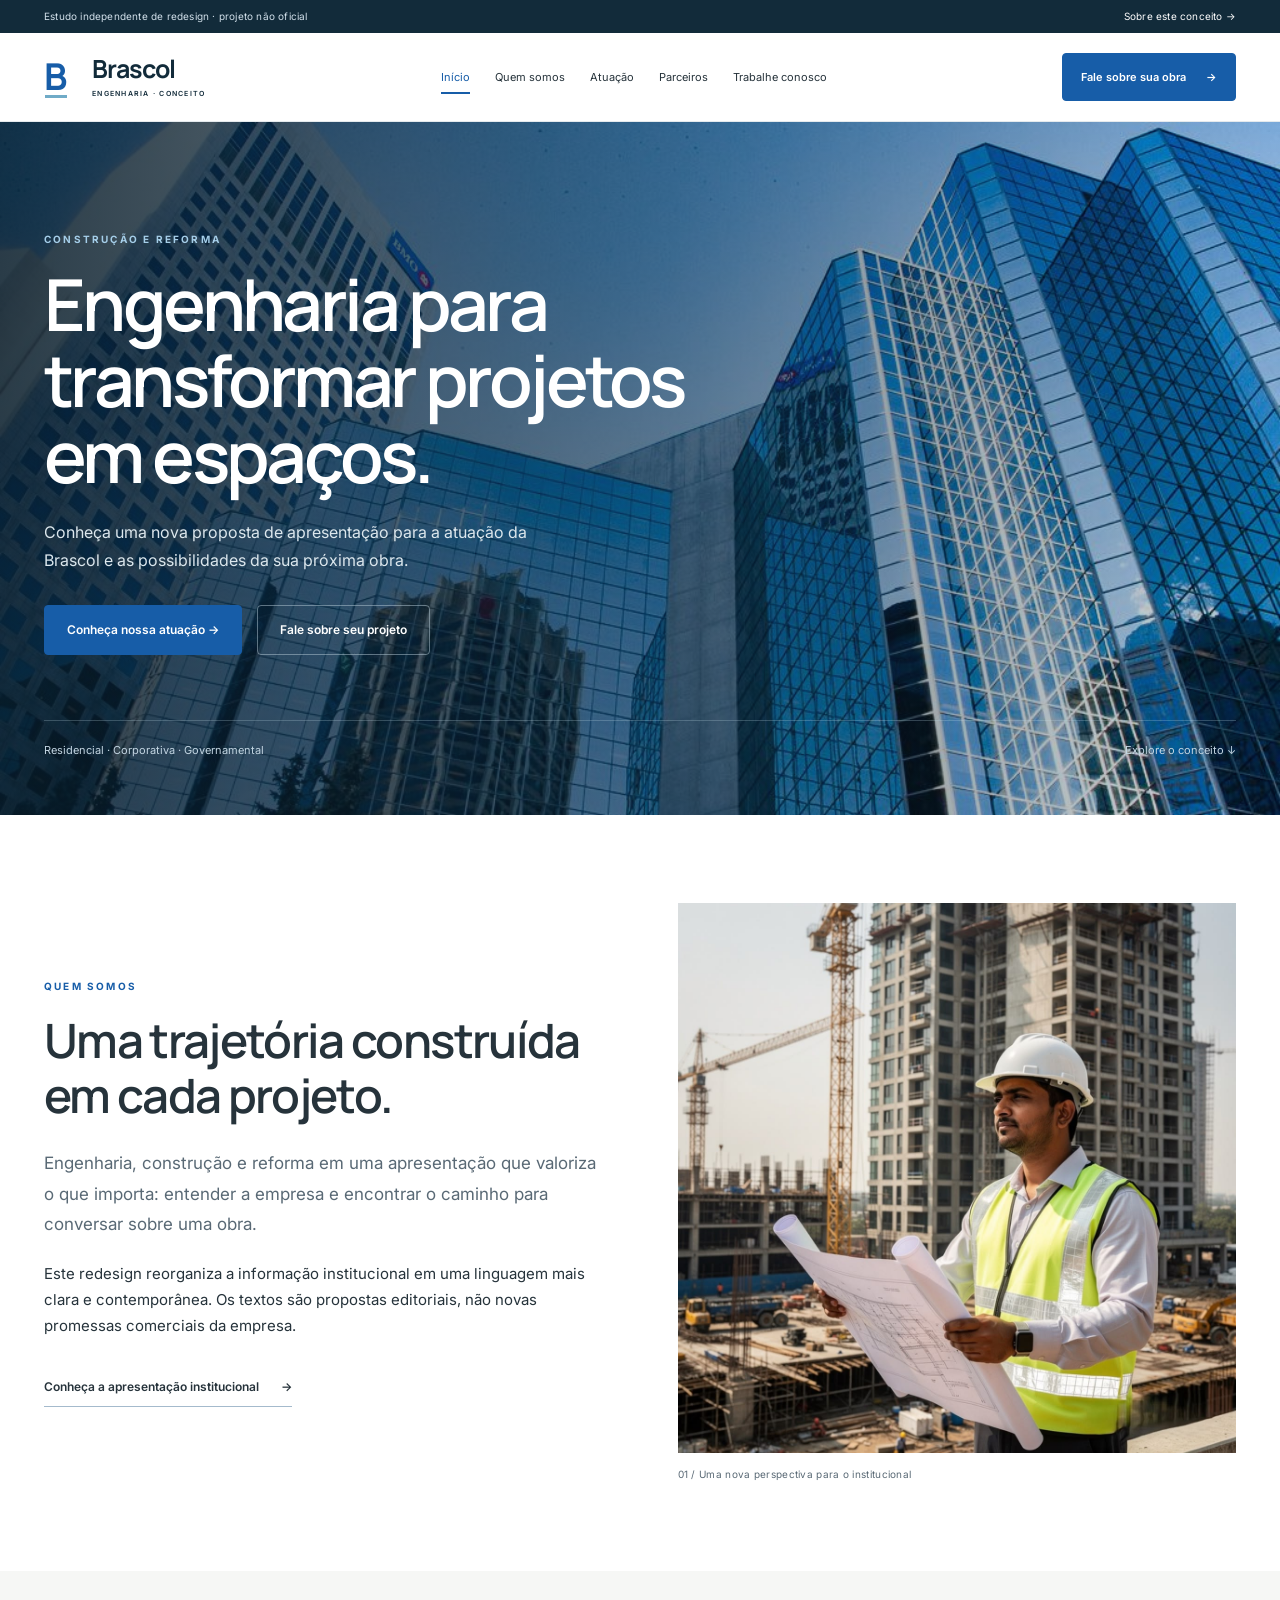
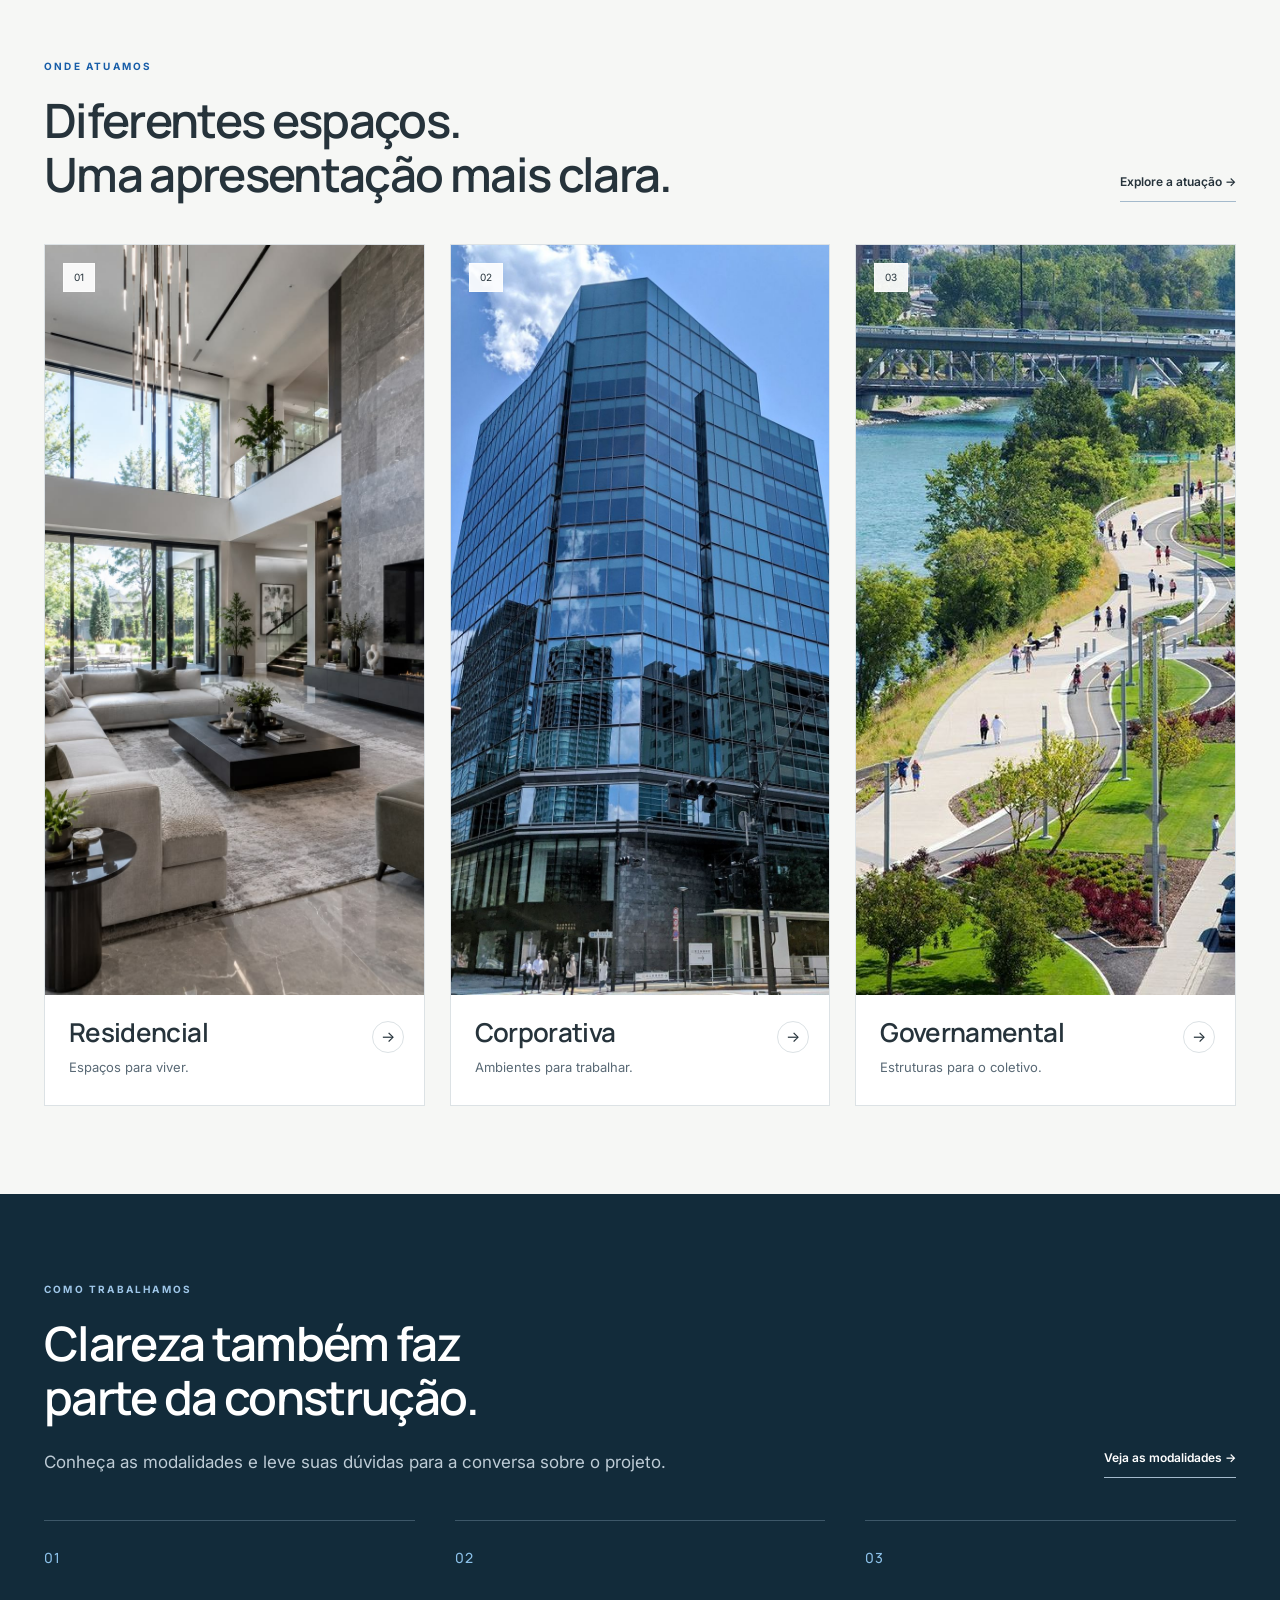
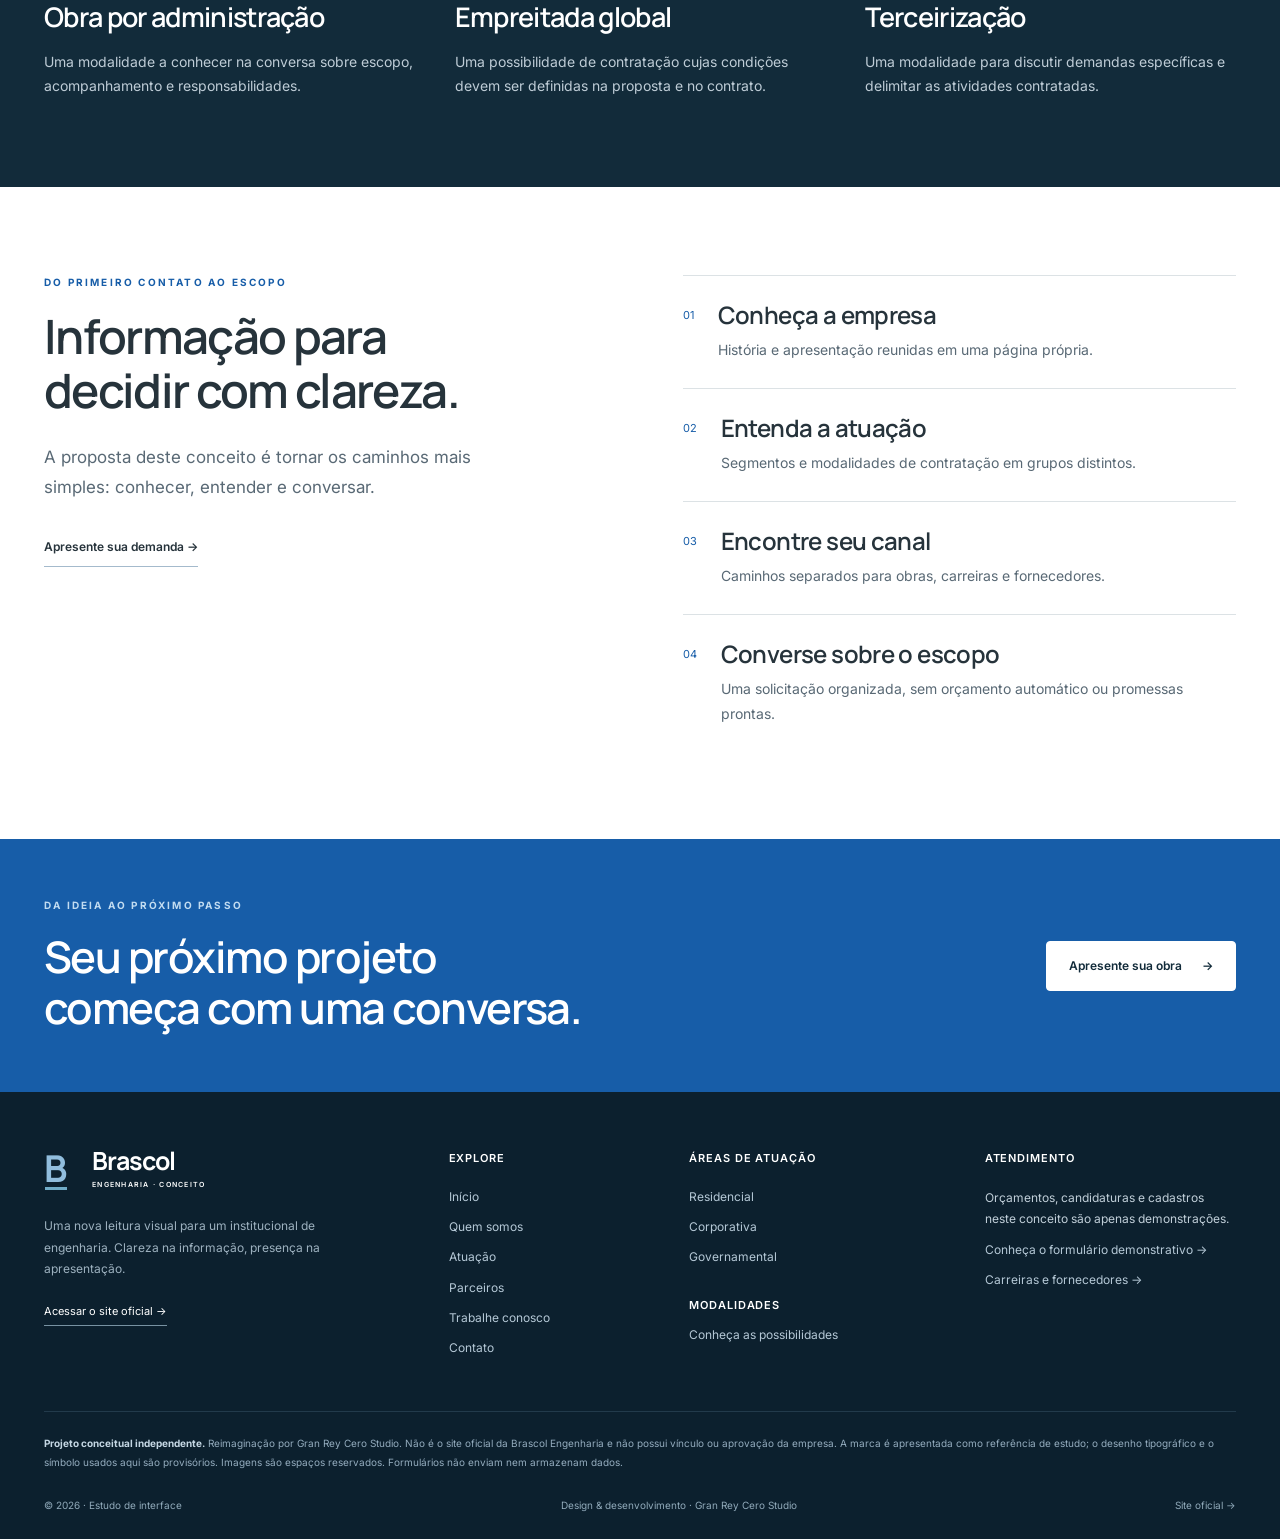
<file: index.html>
<!doctype html>
<html lang="pt-BR"><head><meta charset="utf-8"><meta name="viewport" content="width=device-width,initial-scale=1"><meta name="theme-color" content="#122B3A"><meta name="robots" content="noindex,nofollow"><meta name="description" content="Reimaginação independente da interface institucional da Brascol Engenharia."><title>Início — Brascol | Redesign conceitual</title><link rel="icon" href="src/favicon.svg" type="image/svg+xml"><link rel="preconnect" href="https://fonts.googleapis.com"><link rel="preconnect" href="https://fonts.gstatic.com" crossorigin><link href="https://fonts.googleapis.com/css2?family=Inter:wght@400;500;600;700&family=Manrope:wght@400;500;600;700;800&display=swap" rel="stylesheet"><link rel="stylesheet" href="style.css"><script src="script.js" defer></script></head><body><a class="skip-link" href="#conteudo">Pular para o conteúdo</a><div class="concept-bar"><div class="container"><span>Estudo independente de redesign · projeto não oficial</span><a href="#nota-conceitual">Sobre este conceito <span aria-hidden="true">→</span></a></div></div><header class="site-header"><div class="container nav-row"><a class="brand" href="index.html" aria-label="Brascol — conceito, início"><span class="brand-sign" aria-hidden="true">B<span></span></span><span class="brand-text">Brascol<small>ENGENHARIA · CONCEITO</small></span></a><button class="menu-toggle" type="button" aria-expanded="false" aria-controls="navigation" aria-label="Abrir menu"><span></span><span></span><span></span></button><nav id="navigation" aria-label="Principal"><a href="index.html" aria-current="page">Início</a><a href="quem-somos.html">Quem somos</a><a href="atuacao.html">Atuação</a><a href="parceiros.html">Parceiros</a><a href="trabalhe-conosco.html">Trabalhe conosco</a><a class="mobile-contact" href="contato.html">Fale sobre sua obra →</a></nav><a class="button nav-cta" href="contato.html" >Fale sobre sua obra <span aria-hidden="true">→</span></a></div></header><main id="conteudo"><section class="hero"><picture><img src="src/banner-bras.jpg" width="1920" height="1000" alt="Espaço reservado para fotografia de arquitetura" fetchpriority="high"></picture><div class="hero-shade"></div><div class="container hero-content"><p class="eyebrow" data-reveal>CONSTRUÇÃO E REFORMA</p><h1 data-reveal>Engenharia para<br>transformar projetos<br>em espaços.</h1><p class="hero-lead" data-reveal>Conheça uma nova proposta de apresentação para a atuação da Brascol e as possibilidades da sua próxima obra.</p><div class="hero-actions" data-reveal><a class="button" href="atuacao.html">Conheça nossa atuação →</a><a class="button button-outline" href="contato.html">Fale sobre seu projeto</a></div><div class="hero-bottom"><span>Residencial · Corporativa · Governamental</span><a href="#apresentacao">Explore o conceito ↓</a></div></div></section>
<section class="section container intro-grid" id="apresentacao"><div data-reveal><p class="eyebrow">QUEM SOMOS</p><h2>Uma trajetória construída<br>em cada projeto.</h2><p class="lead">Engenharia, construção e reforma em uma apresentação que valoriza o que importa: entender a empresa e encontrar o caminho para conversar sobre uma obra.</p><p>Este redesign reorganiza a informação institucional em uma linguagem mais clara e contemporânea. Os textos são propostas editoriais, não novas promessas comerciais da empresa.</p><a class="text-link" href="quem-somos.html">Conheça a apresentação institucional <span>→</span></a></div><figure class="intro-photo" data-reveal><img src="src/eng1.jpg" width="1100" height="950" alt="Espaço reservado para fotografia institucional" loading="lazy"><figcaption>01 / Uma nova perspectiva para o institucional</figcaption></figure></section>
<section class="section section-soft"><div class="container"><div class="section-head"><div class="section-title" data-reveal><p class="eyebrow">ONDE ATUAMOS</p><h2>Diferentes espaços.<br>Uma apresentação mais clara.</h2></div><a class="text-link" href="atuacao.html">Explore a atuação →</a></div><div class="sector-grid" data-stagger><article class="sector-card" data-reveal><a href="atuacao.html#residencial"><div class="card-photo"><img src="src/lux-house.jpg" width="1000" height="750" alt="Espaço reservado para imagem de atuação residencial" loading="lazy"><span>01</span></div><div class="sector-copy"><h3>Residencial</h3><p>Espaços para viver.</p><span class="round-arrow" aria-hidden="true">→</span></div></a></article><article class="sector-card" data-reveal><a href="atuacao.html#corporativo"><div class="card-photo"><img src="src/corp.jpg" width="1000" height="750" alt="Espaço reservado para imagem de atuação corporativa" loading="lazy"><span>02</span></div><div class="sector-copy"><h3>Corporativa</h3><p>Ambientes para trabalhar.</p><span class="round-arrow" aria-hidden="true">→</span></div></a></article><article class="sector-card" data-reveal><a href="atuacao.html#governamental"><div class="card-photo"><img src="src/gorver.jpg" width="1000" height="750" alt="Espaço reservado para imagem de atuação governamental" loading="lazy"><span>03</span></div><div class="sector-copy"><h3>Governamental</h3><p>Estruturas para o coletivo.</p><span class="round-arrow" aria-hidden="true">→</span></div></a></article></div></div></section><section class="section section-dark"><div class="container"><div class="section-head"><div class="section-title" data-reveal><p class="eyebrow">COMO TRABALHAMOS</p><h2>Clareza também faz<br>parte da construção.</h2><p class="lead">Conheça as modalidades e leve suas dúvidas para a conversa sobre o projeto.</p></div><a class="text-link" href="atuacao.html#modalidades">Veja as modalidades →</a></div><div class="mode-grid" data-stagger><article class="mode" data-reveal><span class="number">01</span><h3>Obra por administração</h3><p>Uma modalidade a conhecer na conversa sobre escopo, acompanhamento e responsabilidades.</p></article><article class="mode" data-reveal><span class="number">02</span><h3>Empreitada global</h3><p>Uma possibilidade de contratação cujas condições devem ser definidas na proposta e no contrato.</p></article><article class="mode" data-reveal><span class="number">03</span><h3>Terceirização</h3><p>Uma modalidade para discutir demandas específicas e delimitar as atividades contratadas.</p></article></div></div></section><section class="section container"><div class="difference-grid"><div data-reveal><p class="eyebrow">DO PRIMEIRO CONTATO AO ESCOPO</p><h2>Informação para<br>decidir com clareza.</h2><p class="lead">A proposta deste conceito é tornar os caminhos mais simples: conhecer, entender e conversar.</p><a class="text-link" href="contato.html">Apresente sua demanda →</a></div><div class="difference-list" data-stagger><article data-reveal><span>01</span><div><h3>Conheça a empresa</h3><p>História e apresentação reunidas em uma página própria.</p></div></article><article data-reveal><span>02</span><div><h3>Entenda a atuação</h3><p>Segmentos e modalidades de contratação em grupos distintos.</p></div></article><article data-reveal><span>03</span><div><h3>Encontre seu canal</h3><p>Caminhos separados para obras, carreiras e fornecedores.</p></div></article><article data-reveal><span>04</span><div><h3>Converse sobre o escopo</h3><p>Uma solicitação organizada, sem orçamento automático ou promessas prontas.</p></div></article></div></div></section></main><section class="closing"><div class="container closing-inner"><div data-reveal><p class="eyebrow">DA IDEIA AO PRÓXIMO PASSO</p><h2>Seu próximo projeto<br>começa com uma conversa.</h2></div><a class="button button-light" href="contato.html">Apresente sua obra <span aria-hidden="true">→</span></a></div></section><footer><div class="container footer-grid"><div class="footer-brand"><a href="index.html" class="brand"><span class="brand-sign" aria-hidden="true">B<span></span></span><span class="brand-text">Brascol<small>ENGENHARIA · CONCEITO</small></span></a><p>Uma nova leitura visual para um institucional de engenharia. Clareza na informação, presença na apresentação.</p><a class="source-link" href="https://www.brascolengenharia.com.br/" target="_blank" rel="noopener noreferrer">Acessar o site oficial →</a></div><div><h3>Explore</h3><a href="index.html">Início</a><a href="quem-somos.html">Quem somos</a><a href="atuacao.html">Atuação</a><a href="parceiros.html">Parceiros</a><a href="trabalhe-conosco.html">Trabalhe conosco</a><a href="contato.html">Contato</a></div><div><h3>Áreas de atuação</h3><a href="atuacao.html#residencial">Residencial</a><a href="atuacao.html#corporativo">Corporativa</a><a href="atuacao.html#governamental">Governamental</a><h3 class="footer-second-title">Modalidades</h3><a href="atuacao.html#modalidades">Conheça as possibilidades</a></div><div><h3>Atendimento</h3><p>Orçamentos, candidaturas e cadastros neste conceito são apenas demonstrações.</p><a href="contato.html">Conheça o formulário demonstrativo →</a><a href="trabalhe-conosco.html">Carreiras e fornecedores →</a></div></div><div class="container concept-note" id="nota-conceitual"><strong>Projeto conceitual independente.</strong> Reimaginação por Gran Rey Cero Studio. Não é o site oficial da Brascol Engenharia e não possui vínculo ou aprovação da empresa. A marca é apresentada como referência de estudo; o desenho tipográfico e o símbolo usados aqui são provisórios. Imagens são espaços reservados. Formulários não enviam nem armazenam dados.</div><div class="container footer-bottom"><span>© 2026 · Estudo de interface</span><span>Design & desenvolvimento · Gran Rey Cero Studio</span><a href="https://www.brascolengenharia.com.br/" target="_blank" rel="noopener noreferrer">Site oficial →</a></div></footer><dialog id="demo-dialog" aria-labelledby="dialog-title"><div class="dialog-inner"><button class="dialog-close" type="button" aria-label="Fechar aviso">×</button><p class="eyebrow">DEMONSTRAÇÃO</p><h2 id="dialog-title">Nenhum dado foi enviado.</h2><p>Este formulário faz parte de um estudo independente de interface. Não há cadastro, solicitação de orçamento nem encaminhamento à Brascol.</p><a class="button" href="https://www.brascolengenharia.com.br/" target="_blank" rel="noopener noreferrer">Consultar o site oficial →</a><button class="text-button dialog-dismiss" type="button">Voltar ao conceito</button></div></dialog></body></html>
</file>
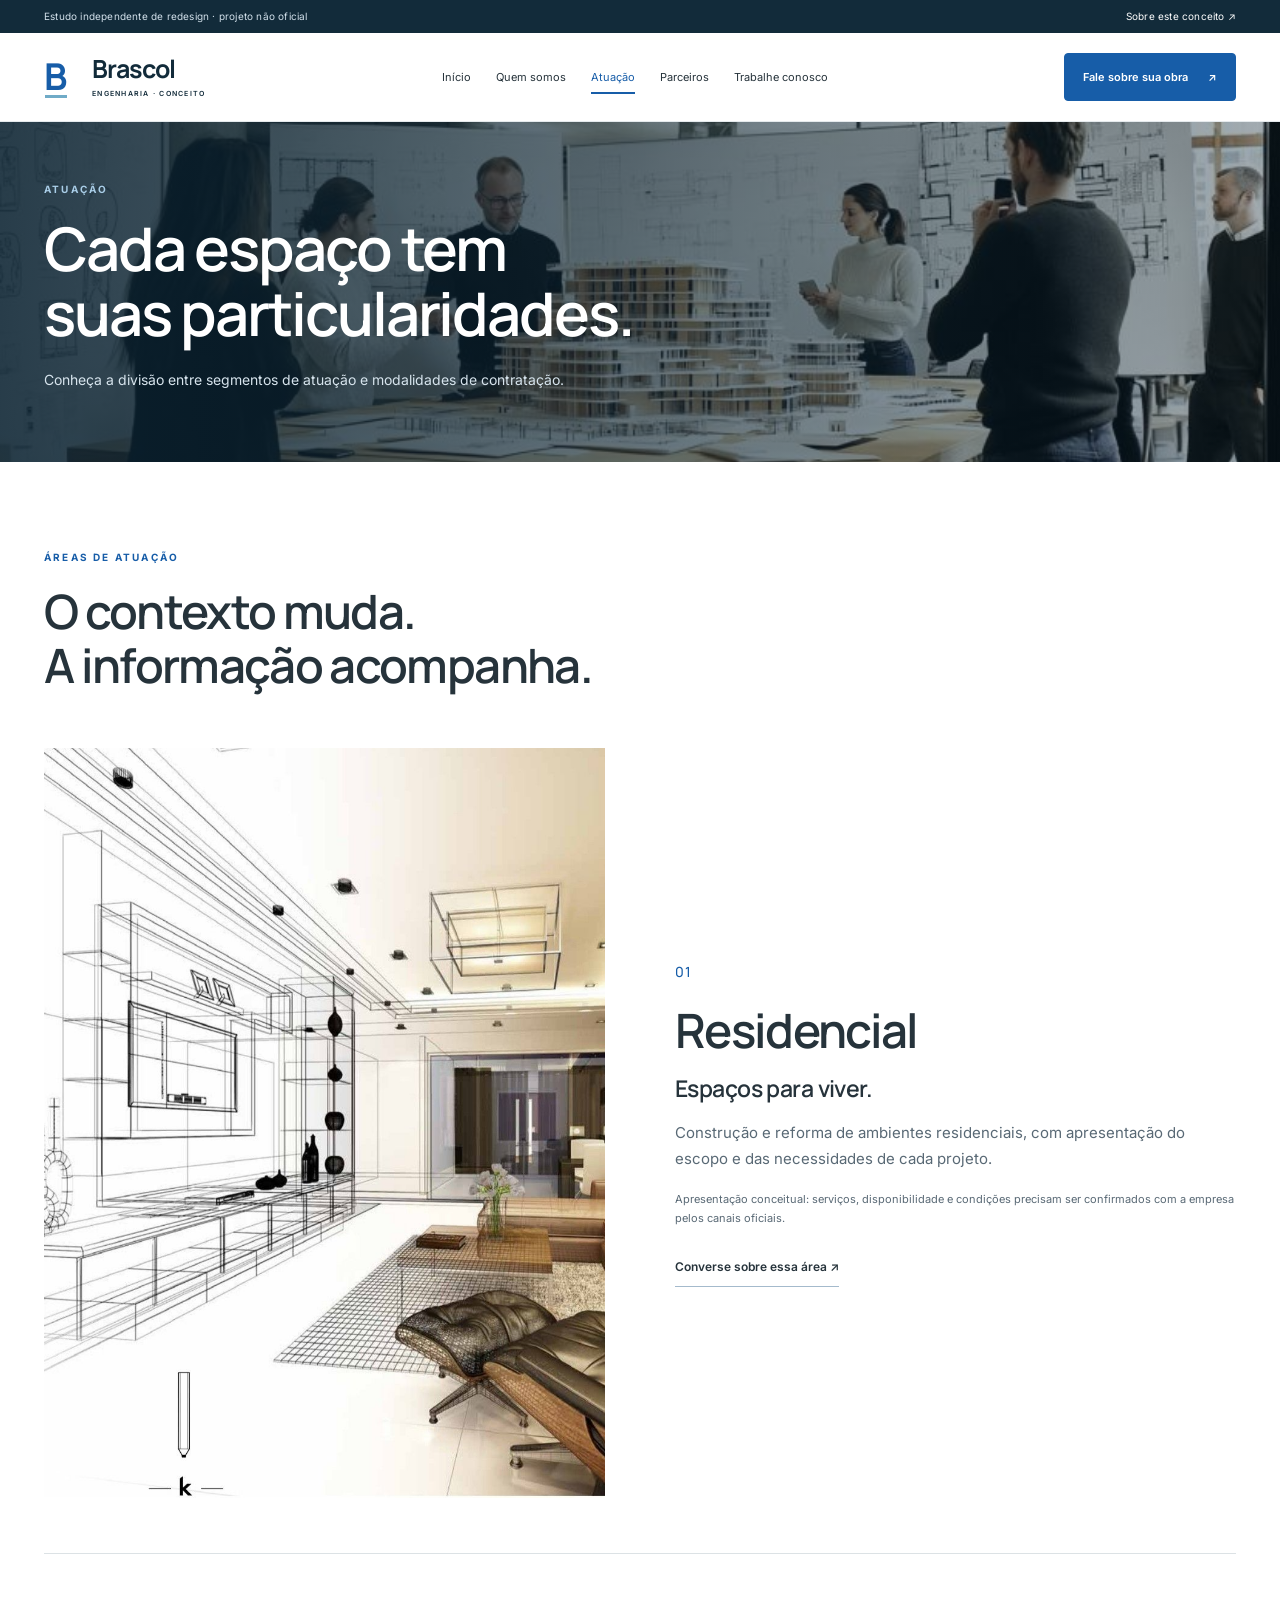
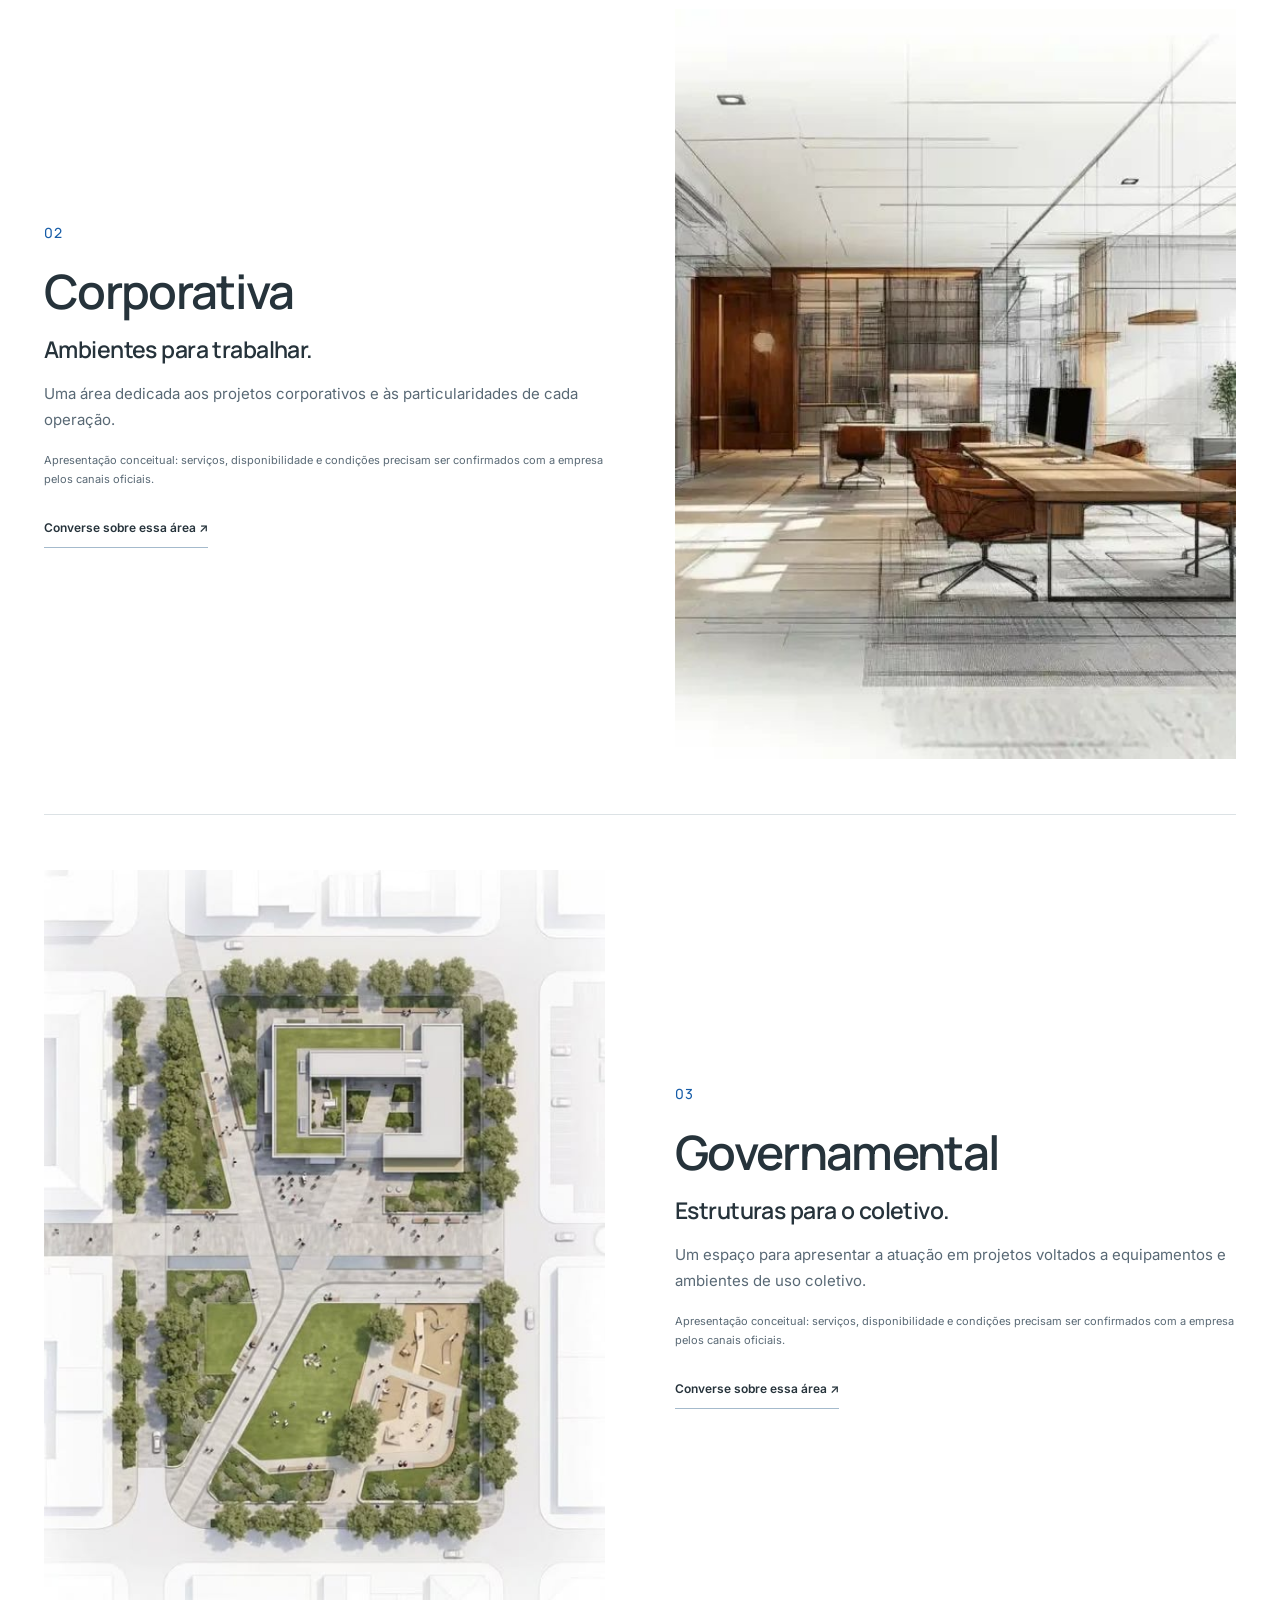
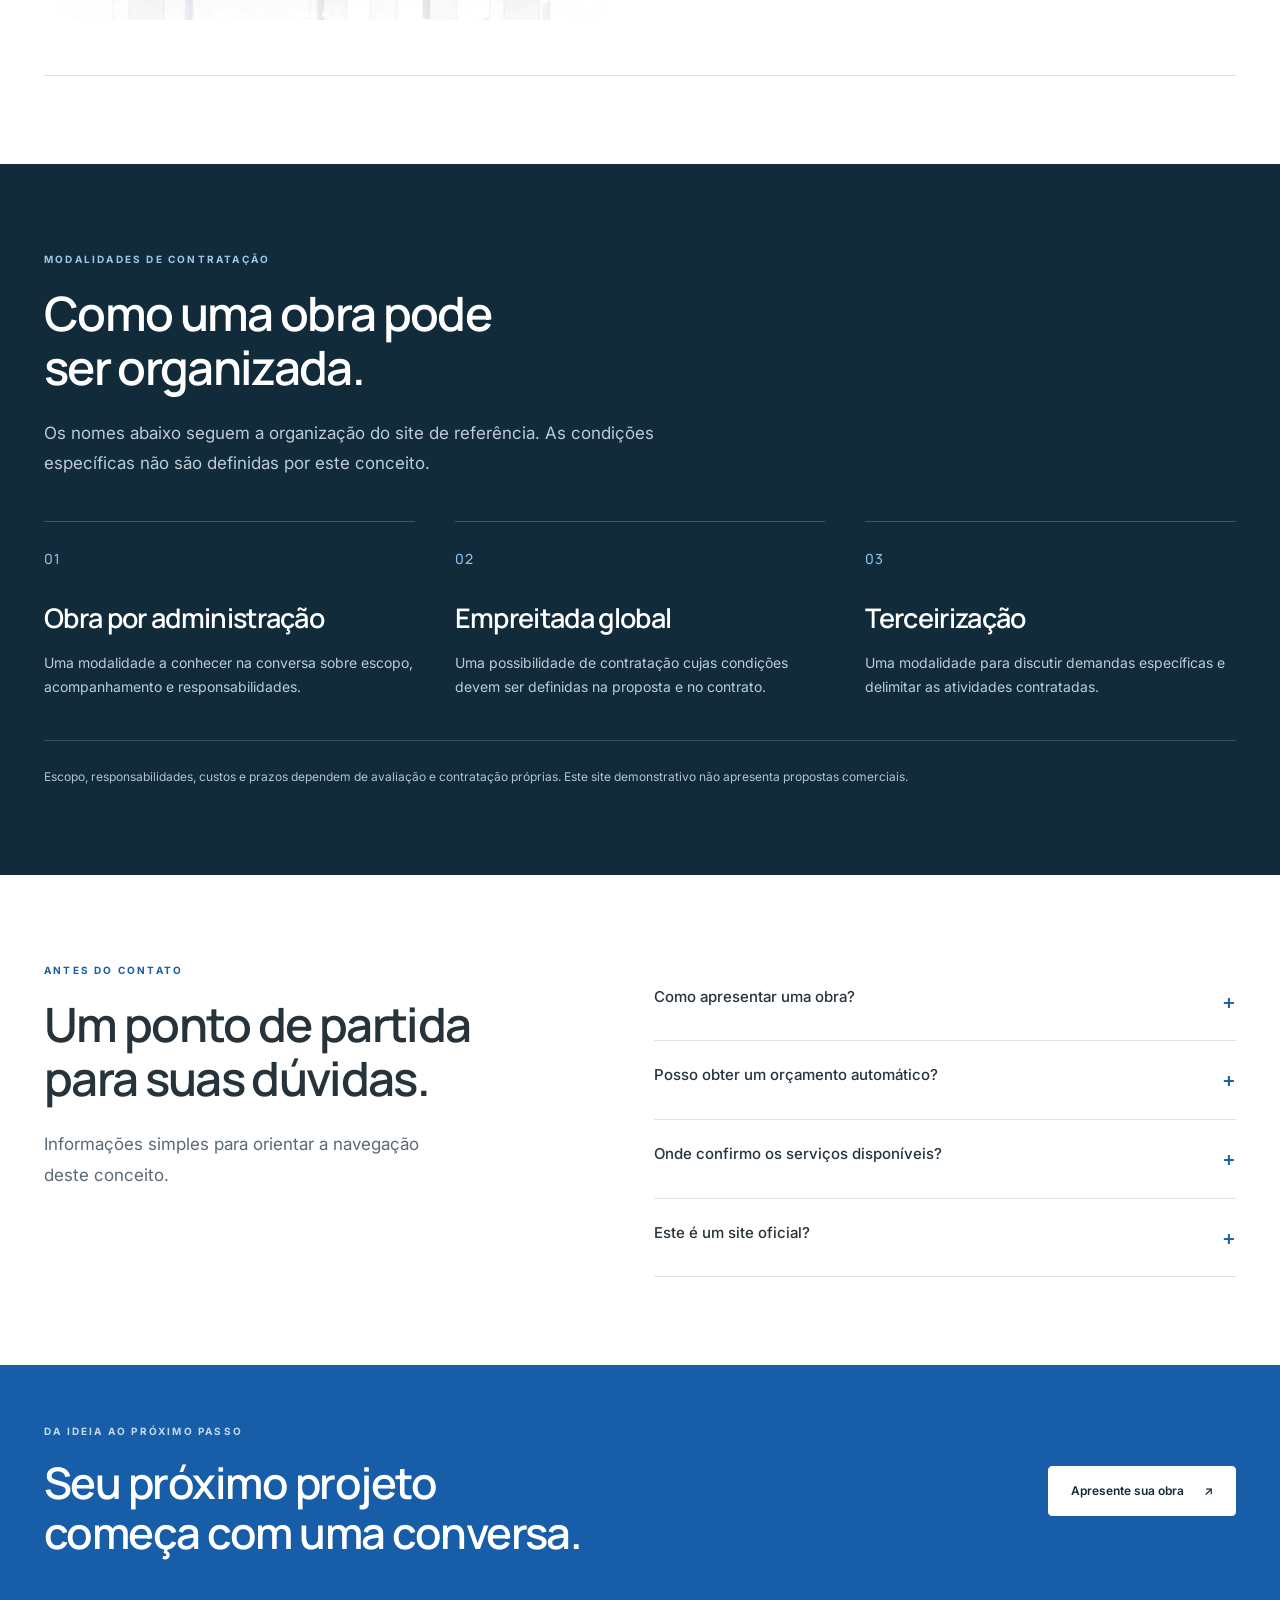
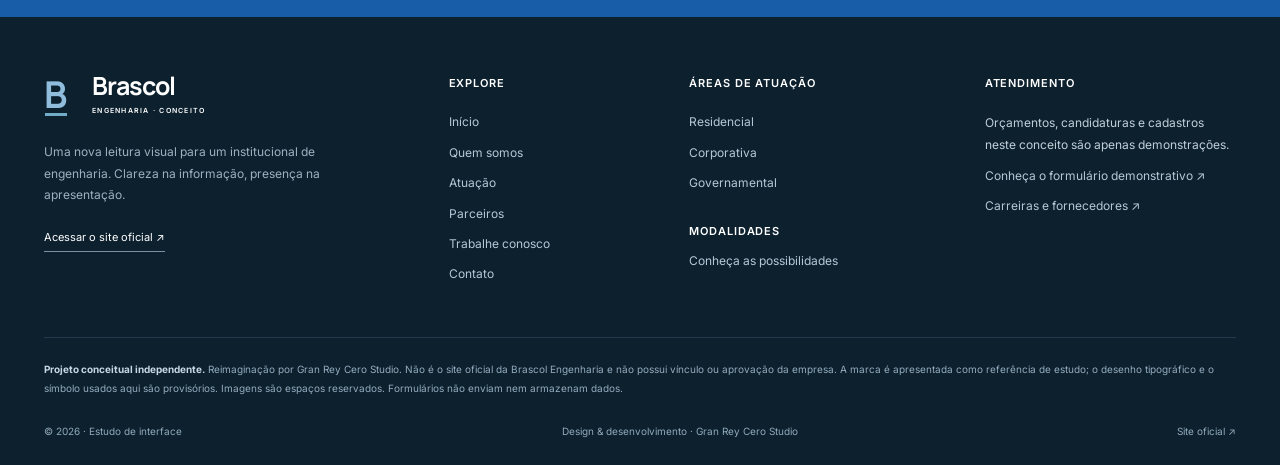
<file: atuacao.html>
<!doctype html>
<html lang="pt-BR"><head><meta charset="utf-8"><meta name="viewport" content="width=device-width,initial-scale=1"><meta name="theme-color" content="#122B3A"><meta name="robots" content="noindex,nofollow"><meta name="description" content="Áreas e modalidades em uma apresentação conceitual de engenharia."><title>Atuação — Brascol | Redesign conceitual</title><link rel="icon" href="src/favicon.svg" type="image/svg+xml"><link rel="preconnect" href="https://fonts.googleapis.com"><link rel="preconnect" href="https://fonts.gstatic.com" crossorigin><link href="https://fonts.googleapis.com/css2?family=Inter:wght@400;500;600;700&family=Manrope:wght@400;500;600;700;800&display=swap" rel="stylesheet"><link rel="stylesheet" href="style.css"><script src="script.js" defer></script></head><body><a class="skip-link" href="#conteudo">Pular para o conteúdo</a><div class="concept-bar"><div class="container"><span>Estudo independente de redesign · projeto não oficial</span><a href="#nota-conceitual">Sobre este conceito <span aria-hidden="true">↗</span></a></div></div><header class="site-header"><div class="container nav-row"><a class="brand" href="index.html" aria-label="Brascol — conceito, início"><span class="brand-sign" aria-hidden="true">B<span></span></span><span class="brand-text">Brascol<small>ENGENHARIA · CONCEITO</small></span></a><button class="menu-toggle" type="button" aria-expanded="false" aria-controls="navigation" aria-label="Abrir menu"><span></span><span></span><span></span></button><nav id="navigation" aria-label="Principal"><a href="index.html">Início</a><a href="quem-somos.html">Quem somos</a><a href="atuacao.html" aria-current="page">Atuação</a><a href="parceiros.html">Parceiros</a><a href="trabalhe-conosco.html">Trabalhe conosco</a><a class="mobile-contact" href="contato.html">Fale sobre sua obra ↗</a></nav><a class="button nav-cta" href="contato.html" >Fale sobre sua obra <span aria-hidden="true">↗</span></a></div></header><main id="conteudo"><section class="inner-hero"><img src="src/arc2.jpg" width="1920" height="650" alt="Espaço reservado para fotografia arquitetônica" fetchpriority="high"><div class="inner-shade"></div><div class="container"><p class="eyebrow">ATUAÇÃO</p><h1>Cada espaço tem<br>suas particularidades.</h1><p>Conheça a divisão entre segmentos de atuação e modalidades de contratação.</p></div></section><section class="section container"><div class="section-title" data-reveal><p class="eyebrow">ÁREAS DE ATUAÇÃO</p><h2>O contexto muda.<br>A informação acompanha.</h2></div><article class="sector-detail" id="residencial"><div class="detail-photo" data-reveal><img src="src/inter.jpg" width="1000" height="750" alt="Espaço reservado para atuação residencial" loading="lazy"></div><div data-reveal><span class="number">01</span><h2>Residencial</h2><h3>Espaços para viver.</h3><p>Construção e reforma de ambientes residenciais, com apresentação do escopo e das necessidades de cada projeto.</p><p class="small-note">Apresentação conceitual: serviços, disponibilidade e condições precisam ser confirmados com a empresa pelos canais oficiais.</p><a class="text-link" href="contato.html?assunto=residencial">Converse sobre essa área ↗</a></div></article><article class="sector-detail" id="corporativo"><div class="detail-photo" data-reveal><img src="src/corp-int.jpg" width="1000" height="750" alt="Espaço reservado para atuação corporativa" loading="lazy"></div><div data-reveal><span class="number">02</span><h2>Corporativa</h2><h3>Ambientes para trabalhar.</h3><p>Uma área dedicada aos projetos corporativos e às particularidades de cada operação.</p><p class="small-note">Apresentação conceitual: serviços, disponibilidade e condições precisam ser confirmados com a empresa pelos canais oficiais.</p><a class="text-link" href="contato.html?assunto=corporativo">Converse sobre essa área ↗</a></div></article><article class="sector-detail" id="governamental"><div class="detail-photo" data-reveal><img src="src/pub-esp.jpg" width="1000" height="750" alt="Espaço reservado para atuação governamental" loading="lazy"></div><div data-reveal><span class="number">03</span><h2>Governamental</h2><h3>Estruturas para o coletivo.</h3><p>Um espaço para apresentar a atuação em projetos voltados a equipamentos e ambientes de uso coletivo.</p><p class="small-note">Apresentação conceitual: serviços, disponibilidade e condições precisam ser confirmados com a empresa pelos canais oficiais.</p><a class="text-link" href="contato.html?assunto=governamental">Converse sobre essa área ↗</a></div></article></section><section class="section section-dark" id="modalidades"><div class="container"><div class="section-title" data-reveal><p class="eyebrow">MODALIDADES DE CONTRATAÇÃO</p><h2>Como uma obra pode<br>ser organizada.</h2><p class="lead">Os nomes abaixo seguem a organização do site de referência. As condições específicas não são definidas por este conceito.</p></div><div class="mode-grid" data-stagger><article class="mode" data-reveal><span class="number">01</span><h3>Obra por administração</h3><p>Uma modalidade a conhecer na conversa sobre escopo, acompanhamento e responsabilidades.</p></article><article class="mode" data-reveal><span class="number">02</span><h3>Empreitada global</h3><p>Uma possibilidade de contratação cujas condições devem ser definidas na proposta e no contrato.</p></article><article class="mode" data-reveal><span class="number">03</span><h3>Terceirização</h3><p>Uma modalidade para discutir demandas específicas e delimitar as atividades contratadas.</p></article></div><p class="dark-note">Escopo, responsabilidades, custos e prazos dependem de avaliação e contratação próprias. Este site demonstrativo não apresenta propostas comerciais.</p></div></section><section class="section container"><div class="faq-layout"><div data-reveal><p class="eyebrow">ANTES DO CONTATO</p><h2>Um ponto de partida<br>para suas dúvidas.</h2><p class="lead">Informações simples para orientar a navegação deste conceito.</p></div><div class="faq"><details><summary>Como apresentar uma obra?<span aria-hidden="true">+</span></summary><p>A página Contato demonstra um formulário com tipo de projeto, localização e mensagem. Nesta versão, nenhum dado é enviado.</p></details><details><summary>Posso obter um orçamento automático?<span aria-hidden="true">+</span></summary><p>Não. Este conceito não calcula valores e não substitui uma avaliação de escopo pela empresa.</p></details><details><summary>Onde confirmo os serviços disponíveis?<span aria-hidden="true">+</span></summary><p>No site oficial da Brascol e nos canais de atendimento indicados pela própria empresa.</p></details><details><summary>Este é um site oficial?<span aria-hidden="true">+</span></summary><p>Não. Trata-se de uma reimaginação independente de interface para portfólio, sem vínculo ou aprovação da empresa.</p></details></div></div></section></main><section class="closing"><div class="container closing-inner"><div data-reveal><p class="eyebrow">DA IDEIA AO PRÓXIMO PASSO</p><h2>Seu próximo projeto<br>começa com uma conversa.</h2></div><a class="button button-light" href="contato.html">Apresente sua obra <span aria-hidden="true">↗</span></a></div></section><footer><div class="container footer-grid"><div class="footer-brand"><a href="index.html" class="brand"><span class="brand-sign" aria-hidden="true">B<span></span></span><span class="brand-text">Brascol<small>ENGENHARIA · CONCEITO</small></span></a><p>Uma nova leitura visual para um institucional de engenharia. Clareza na informação, presença na apresentação.</p><a class="source-link" href="https://www.brascolengenharia.com.br/" target="_blank" rel="noopener noreferrer">Acessar o site oficial ↗</a></div><div><h3>Explore</h3><a href="index.html">Início</a><a href="quem-somos.html">Quem somos</a><a href="atuacao.html">Atuação</a><a href="parceiros.html">Parceiros</a><a href="trabalhe-conosco.html">Trabalhe conosco</a><a href="contato.html">Contato</a></div><div><h3>Áreas de atuação</h3><a href="atuacao.html#residencial">Residencial</a><a href="atuacao.html#corporativo">Corporativa</a><a href="atuacao.html#governamental">Governamental</a><h3 class="footer-second-title">Modalidades</h3><a href="atuacao.html#modalidades">Conheça as possibilidades</a></div><div><h3>Atendimento</h3><p>Orçamentos, candidaturas e cadastros neste conceito são apenas demonstrações.</p><a href="contato.html">Conheça o formulário demonstrativo ↗</a><a href="trabalhe-conosco.html">Carreiras e fornecedores ↗</a></div></div><div class="container concept-note" id="nota-conceitual"><strong>Projeto conceitual independente.</strong> Reimaginação por Gran Rey Cero Studio. Não é o site oficial da Brascol Engenharia e não possui vínculo ou aprovação da empresa. A marca é apresentada como referência de estudo; o desenho tipográfico e o símbolo usados aqui são provisórios. Imagens são espaços reservados. Formulários não enviam nem armazenam dados.</div><div class="container footer-bottom"><span>© 2026 · Estudo de interface</span><span>Design & desenvolvimento · Gran Rey Cero Studio</span><a href="https://www.brascolengenharia.com.br/" target="_blank" rel="noopener noreferrer">Site oficial ↗</a></div></footer><dialog id="demo-dialog" aria-labelledby="dialog-title"><div class="dialog-inner"><button class="dialog-close" type="button" aria-label="Fechar aviso">×</button><p class="eyebrow">DEMONSTRAÇÃO</p><h2 id="dialog-title">Nenhum dado foi enviado.</h2><p>Este formulário faz parte de um estudo independente de interface. Não há cadastro, solicitação de orçamento nem encaminhamento à Brascol.</p><a class="button" href="https://www.brascolengenharia.com.br/" target="_blank" rel="noopener noreferrer">Consultar o site oficial ↗</a><button class="text-button dialog-dismiss" type="button">Voltar ao conceito</button></div></dialog></body></html>
</file>
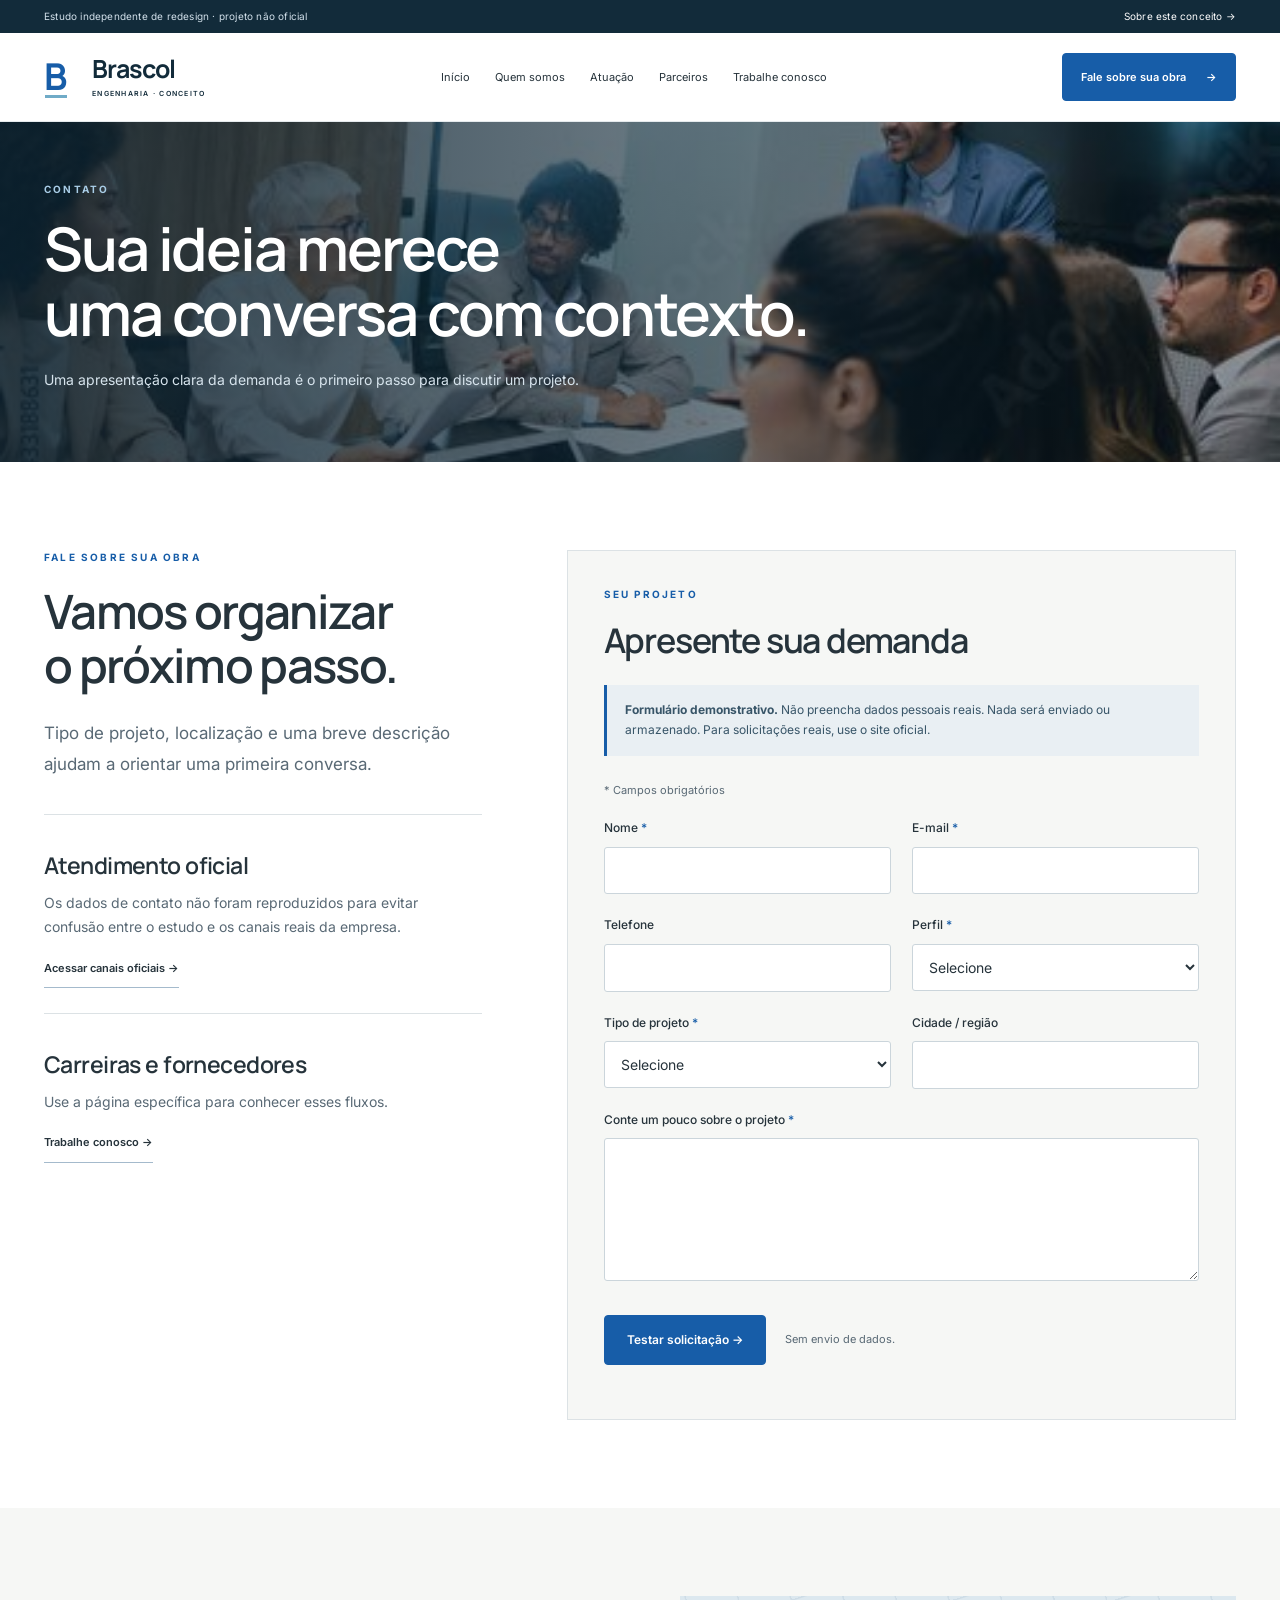
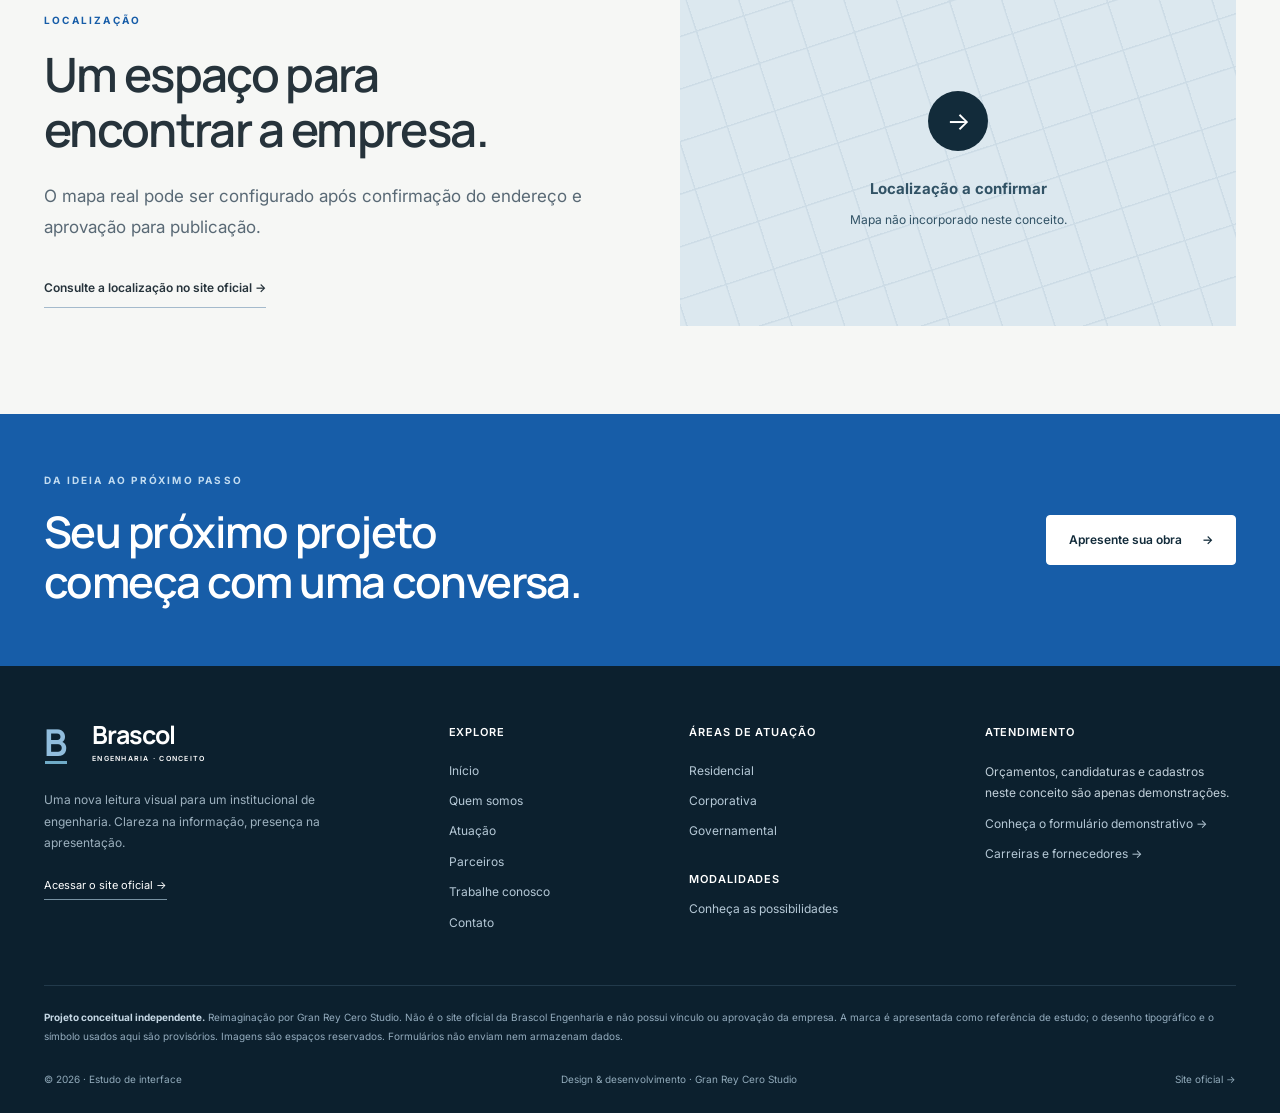
<file: contato.html>
<!doctype html>
<html lang="pt-BR"><head><meta charset="utf-8"><meta name="viewport" content="width=device-width,initial-scale=1"><meta name="theme-color" content="#122B3A"><meta name="robots" content="noindex,nofollow"><meta name="description" content="Formulário demonstrativo de apresentação de projeto, sem envio de dados."><title>Contato — Brascol | Redesign conceitual</title><link rel="icon" href="src/favicon.svg" type="image/svg+xml"><link rel="preconnect" href="https://fonts.googleapis.com"><link rel="preconnect" href="https://fonts.gstatic.com" crossorigin><link href="https://fonts.googleapis.com/css2?family=Inter:wght@400;500;600;700&family=Manrope:wght@400;500;600;700;800&display=swap" rel="stylesheet"><link rel="stylesheet" href="style.css"><script src="script.js" defer></script></head><body><a class="skip-link" href="#conteudo">Pular para o conteúdo</a><div class="concept-bar"><div class="container"><span>Estudo independente de redesign · projeto não oficial</span><a href="#nota-conceitual">Sobre este conceito <span aria-hidden="true">→</span></a></div></div><header class="site-header"><div class="container nav-row"><a class="brand" href="index.html" aria-label="Brascol — conceito, início"><span class="brand-sign" aria-hidden="true">B<span></span></span><span class="brand-text">Brascol<small>ENGENHARIA · CONCEITO</small></span></a><button class="menu-toggle" type="button" aria-expanded="false" aria-controls="navigation" aria-label="Abrir menu"><span></span><span></span><span></span></button><nav id="navigation" aria-label="Principal"><a href="index.html">Início</a><a href="quem-somos.html">Quem somos</a><a href="atuacao.html">Atuação</a><a href="parceiros.html">Parceiros</a><a href="trabalhe-conosco.html">Trabalhe conosco</a><a class="mobile-contact" href="contato.html">Fale sobre sua obra →</a></nav><a class="button nav-cta" href="contato.html" aria-current="page">Fale sobre sua obra <span aria-hidden="true">→</span></a></div></header><main id="conteudo"><section class="inner-hero"><img src="src/fale.jpg" width="1920" height="650" alt="Espaço reservado para fotografia arquitetônica" fetchpriority="high"><div class="inner-shade"></div><div class="container"><p class="eyebrow">CONTATO</p><h1>Sua ideia merece<br>uma conversa com contexto.</h1><p>Uma apresentação clara da demanda é o primeiro passo para discutir um projeto.</p></div></section><section class="section container form-layout"><aside data-reveal><p class="eyebrow">FALE SOBRE SUA OBRA</p><h2>Vamos organizar<br>o próximo passo.</h2><p class="lead">Tipo de projeto, localização e uma breve descrição ajudam a orientar uma primeira conversa.</p><div class="aside-block"><h3>Atendimento oficial</h3><p>Os dados de contato não foram reproduzidos para evitar confusão entre o estudo e os canais reais da empresa.</p><a class="text-link" href="https://www.brascolengenharia.com.br/" target="_blank" rel="noopener noreferrer">Acessar canais oficiais →</a></div><div class="aside-block"><h3>Carreiras e fornecedores</h3><p>Use a página específica para conhecer esses fluxos.</p><a class="text-link" href="trabalhe-conosco.html">Trabalhe conosco →</a></div></aside><div class="form-panel" data-reveal><p class="eyebrow">SEU PROJETO</p><h2>Apresente sua demanda</h2><div class="form-notice"><strong>Formulário demonstrativo.</strong> Não preencha dados pessoais reais. Nada será enviado ou armazenado. Para solicitações reais, use o site oficial.</div><form class="demo-form" id="contact-form"><p class="required-note">* Campos obrigatórios</p><div class="form-grid"><div class="field"><label for="field-nome">Nome <span aria-hidden="true">*</span></label><input id="field-nome" name="nome" type="text" autocomplete="name" maxlength="200" required></div><div class="field"><label for="field-email">E-mail <span aria-hidden="true">*</span></label><input id="field-email" name="email" type="email" autocomplete="email" maxlength="200" required></div><div class="field"><label for="field-telefone">Telefone</label><input id="field-telefone" name="telefone" type="tel" autocomplete="tel" maxlength="200"></div><div class="field"><label for="field-perfil">Perfil <span aria-hidden="true">*</span></label><select id="field-perfil" name="perfil" required><option value="">Selecione</option><option value="pessoa">Pessoa física</option><option value="empresa">Empresa</option><option value="outro">Outro</option></select></div><div class="field"><label for="field-assunto">Tipo de projeto <span aria-hidden="true">*</span></label><select id="field-assunto" name="assunto" required><option value="">Selecione</option><option value="residencial">Residencial</option><option value="corporativo">Corporativo</option><option value="governamental">Governamental</option><option value="outro">Outro / ainda não definido</option></select></div><div class="field"><label for="field-cidade">Cidade / região</label><input id="field-cidade" name="cidade" type="text" maxlength="200"></div><div class="field full"><label for="field-mensagem">Conte um pouco sobre o projeto <span aria-hidden="true">*</span></label><textarea id="field-mensagem" name="mensagem" rows="5" maxlength="2000" required></textarea></div></div><div class="form-submit"><button class="button" type="submit">Testar solicitação →</button><span>Sem envio de dados.</span></div><p class="form-status" role="status" aria-live="polite"></p></form></div></section><section class="section section-soft"><div class="container location-grid"><div data-reveal><p class="eyebrow">LOCALIZAÇÃO</p><h2>Um espaço para<br>encontrar a empresa.</h2><p class="lead">O mapa real pode ser configurado após confirmação do endereço e aprovação para publicação.</p><a class="text-link" href="https://www.brascolengenharia.com.br/" target="_blank" rel="noopener noreferrer">Consulte a localização no site oficial →</a></div><div class="map-placeholder" data-reveal><div class="map-grid"></div><span class="map-pin" aria-hidden="true">→</span><strong>Localização a confirmar</strong><p>Mapa não incorporado neste conceito.</p></div></div></section></main><section class="closing"><div class="container closing-inner"><div data-reveal><p class="eyebrow">DA IDEIA AO PRÓXIMO PASSO</p><h2>Seu próximo projeto<br>começa com uma conversa.</h2></div><a class="button button-light" href="contato.html">Apresente sua obra <span aria-hidden="true">→</span></a></div></section><footer><div class="container footer-grid"><div class="footer-brand"><a href="index.html" class="brand"><span class="brand-sign" aria-hidden="true">B<span></span></span><span class="brand-text">Brascol<small>ENGENHARIA · CONCEITO</small></span></a><p>Uma nova leitura visual para um institucional de engenharia. Clareza na informação, presença na apresentação.</p><a class="source-link" href="https://www.brascolengenharia.com.br/" target="_blank" rel="noopener noreferrer">Acessar o site oficial →</a></div><div><h3>Explore</h3><a href="index.html">Início</a><a href="quem-somos.html">Quem somos</a><a href="atuacao.html">Atuação</a><a href="parceiros.html">Parceiros</a><a href="trabalhe-conosco.html">Trabalhe conosco</a><a href="contato.html">Contato</a></div><div><h3>Áreas de atuação</h3><a href="atuacao.html#residencial">Residencial</a><a href="atuacao.html#corporativo">Corporativa</a><a href="atuacao.html#governamental">Governamental</a><h3 class="footer-second-title">Modalidades</h3><a href="atuacao.html#modalidades">Conheça as possibilidades</a></div><div><h3>Atendimento</h3><p>Orçamentos, candidaturas e cadastros neste conceito são apenas demonstrações.</p><a href="contato.html">Conheça o formulário demonstrativo →</a><a href="trabalhe-conosco.html">Carreiras e fornecedores →</a></div></div><div class="container concept-note" id="nota-conceitual"><strong>Projeto conceitual independente.</strong> Reimaginação por Gran Rey Cero Studio. Não é o site oficial da Brascol Engenharia e não possui vínculo ou aprovação da empresa. A marca é apresentada como referência de estudo; o desenho tipográfico e o símbolo usados aqui são provisórios. Imagens são espaços reservados. Formulários não enviam nem armazenam dados.</div><div class="container footer-bottom"><span>© 2026 · Estudo de interface</span><span>Design & desenvolvimento · Gran Rey Cero Studio</span><a href="https://www.brascolengenharia.com.br/" target="_blank" rel="noopener noreferrer">Site oficial →</a></div></footer><dialog id="demo-dialog" aria-labelledby="dialog-title"><div class="dialog-inner"><button class="dialog-close" type="button" aria-label="Fechar aviso">×</button><p class="eyebrow">DEMONSTRAÇÃO</p><h2 id="dialog-title">Nenhum dado foi enviado.</h2><p>Este formulário faz parte de um estudo independente de interface. Não há cadastro, solicitação de orçamento nem encaminhamento à Brascol.</p><a class="button" href="https://www.brascolengenharia.com.br/" target="_blank" rel="noopener noreferrer">Consultar o site oficial →</a><button class="text-button dialog-dismiss" type="button">Voltar ao conceito</button></div></dialog></body></html>
</file>
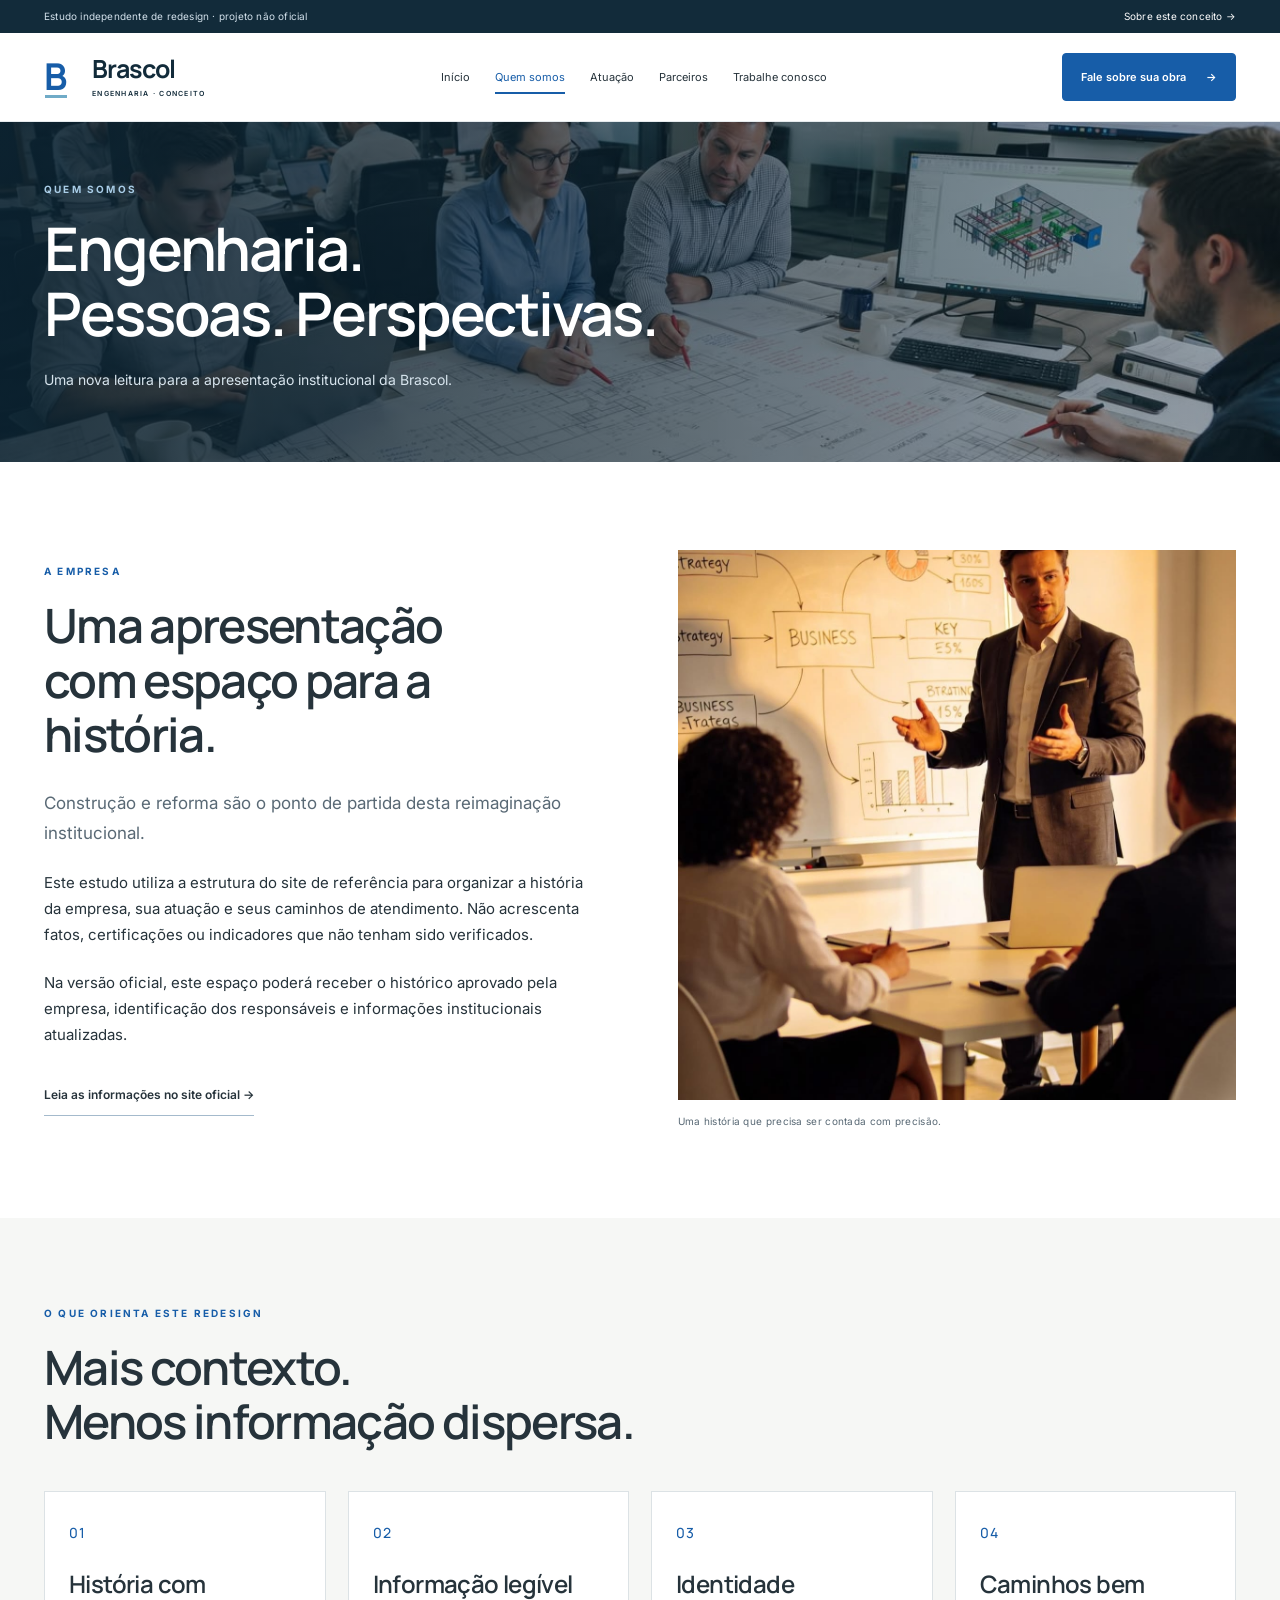
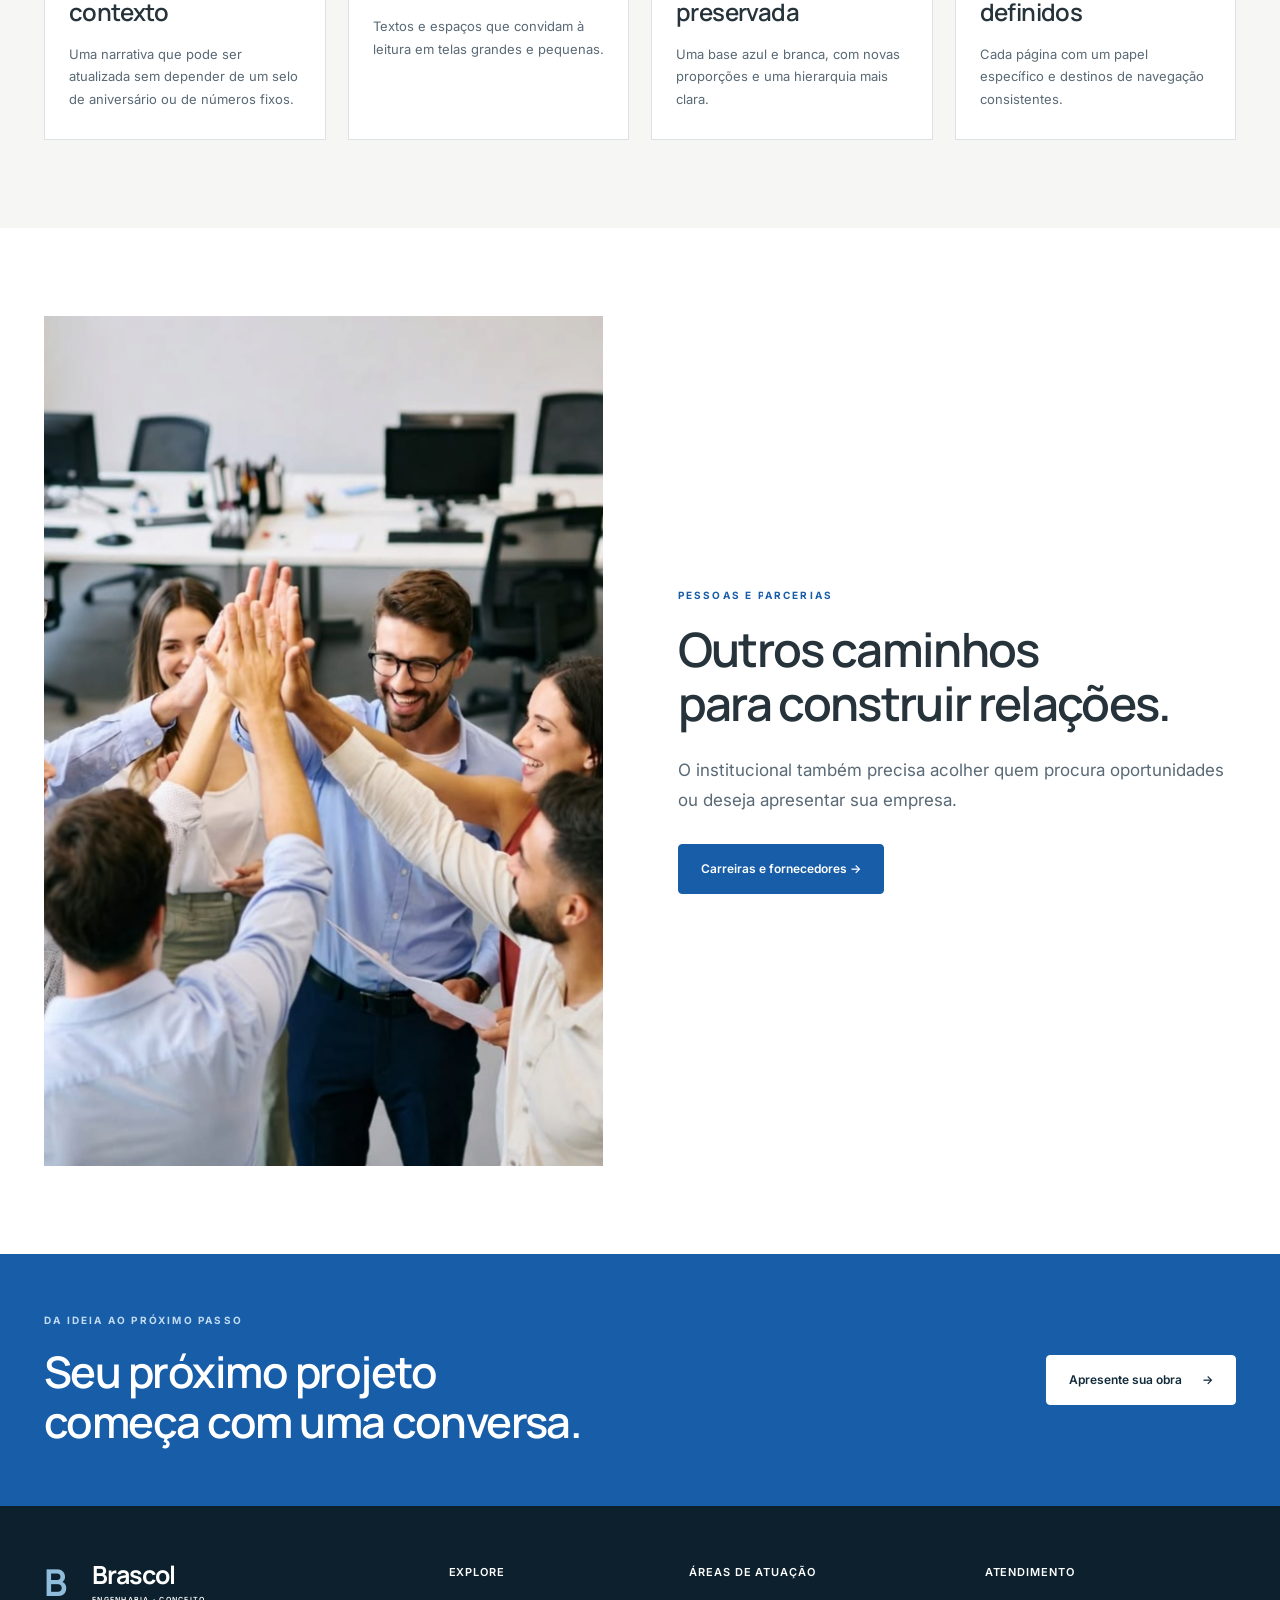
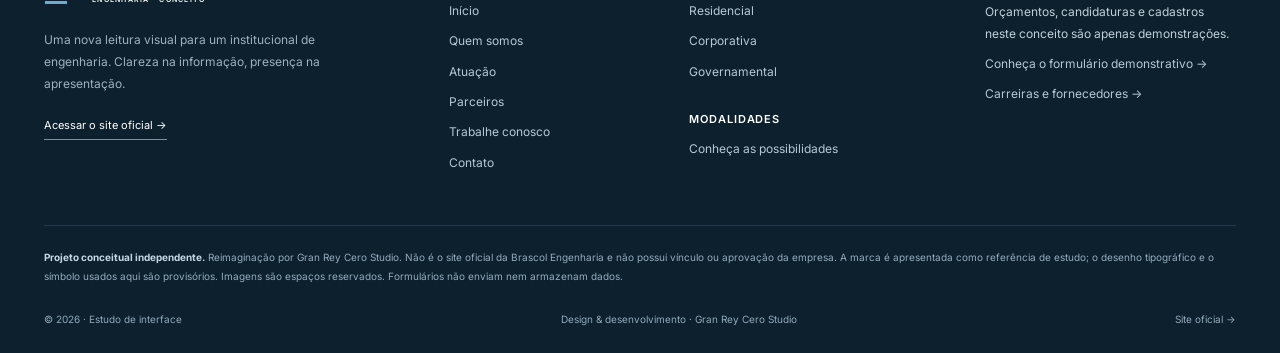
<file: quem-somos.html>
<!doctype html>
<html lang="pt-BR"><head><meta charset="utf-8"><meta name="viewport" content="width=device-width,initial-scale=1"><meta name="theme-color" content="#122B3A"><meta name="robots" content="noindex,nofollow"><meta name="description" content="Apresentação institucional em um estudo não oficial de redesign."><title>Quem somos — Brascol | Redesign conceitual</title><link rel="icon" href="src/favicon.svg" type="image/svg+xml"><link rel="preconnect" href="https://fonts.googleapis.com"><link rel="preconnect" href="https://fonts.gstatic.com" crossorigin><link href="https://fonts.googleapis.com/css2?family=Inter:wght@400;500;600;700&family=Manrope:wght@400;500;600;700;800&display=swap" rel="stylesheet"><link rel="stylesheet" href="style.css"><script src="script.js" defer></script></head><body><a class="skip-link" href="#conteudo">Pular para o conteúdo</a><div class="concept-bar"><div class="container"><span>Estudo independente de redesign · projeto não oficial</span><a href="#nota-conceitual">Sobre este conceito <span aria-hidden="true">→</span></a></div></div><header class="site-header"><div class="container nav-row"><a class="brand" href="index.html" aria-label="Brascol — conceito, início"><span class="brand-sign" aria-hidden="true">B<span></span></span><span class="brand-text">Brascol<small>ENGENHARIA · CONCEITO</small></span></a><button class="menu-toggle" type="button" aria-expanded="false" aria-controls="navigation" aria-label="Abrir menu"><span></span><span></span><span></span></button><nav id="navigation" aria-label="Principal"><a href="index.html">Início</a><a href="quem-somos.html" aria-current="page">Quem somos</a><a href="atuacao.html">Atuação</a><a href="parceiros.html">Parceiros</a><a href="trabalhe-conosco.html">Trabalhe conosco</a><a class="mobile-contact" href="contato.html">Fale sobre sua obra →</a></nav><a class="button nav-cta" href="contato.html" >Fale sobre sua obra <span aria-hidden="true">→</span></a></div></header><main id="conteudo"><section class="inner-hero"><img src="src/we.jpg" width="1920" height="650" alt="Espaço reservado para fotografia arquitetônica" fetchpriority="high"><div class="inner-shade"></div><div class="container"><p class="eyebrow">QUEM SOMOS</p><h1>Engenharia.<br>Pessoas. Perspectivas.</h1><p>Uma nova leitura para a apresentação institucional da Brascol.</p></div></section><section class="section container intro-grid"><div data-reveal><p class="eyebrow">A EMPRESA</p><h2>Uma apresentação<br>com espaço para a história.</h2><p class="lead">Construção e reforma são o ponto de partida desta reimaginação institucional.</p><p>Este estudo utiliza a estrutura do site de referência para organizar a história da empresa, sua atuação e seus caminhos de atendimento. Não acrescenta fatos, certificações ou indicadores que não tenham sido verificados.</p><p>Na versão oficial, este espaço poderá receber o histórico aprovado pela empresa, identificação dos responsáveis e informações institucionais atualizadas.</p><a class="text-link" href="https://www.brascolengenharia.com.br/" target="_blank" rel="noopener noreferrer">Leia as informações no site oficial →</a></div><figure class="intro-photo" data-reveal><img src="src/we2.jpg" width="1100" height="950" alt="Espaço reservado para fotografia da empresa" loading="lazy"><figcaption>Uma história que precisa ser contada com precisão.</figcaption></figure></section><section class="section section-soft"><div class="container"><div class="section-title" data-reveal><p class="eyebrow">O QUE ORIENTA ESTE REDESIGN</p><h2>Mais contexto.<br>Menos informação dispersa.</h2></div><div class="principle-grid" data-stagger><article class="plain-card" data-reveal><span class="number">01</span><h3>História com contexto</h3><p>Uma narrativa que pode ser atualizada sem depender de um selo de aniversário ou de números fixos.</p></article><article class="plain-card" data-reveal><span class="number">02</span><h3>Informação legível</h3><p>Textos e espaços que convidam à leitura em telas grandes e pequenas.</p></article><article class="plain-card" data-reveal><span class="number">03</span><h3>Identidade preservada</h3><p>Uma base azul e branca, com novas proporções e uma hierarquia mais clara.</p></article><article class="plain-card" data-reveal><span class="number">04</span><h3>Caminhos bem definidos</h3><p>Cada página com um papel específico e destinos de navegação consistentes.</p></article></div></div></section><section class="section container career-promo"><div class="career-photo" data-reveal><img src="src/we3.png" alt="Espaço reservado para fotografia de equipe" width="1200" height="850" loading="lazy"></div><div data-reveal><p class="eyebrow">PESSOAS E PARCERIAS</p><h2>Outros caminhos<br>para construir relações.</h2><p class="lead">O institucional também precisa acolher quem procura oportunidades ou deseja apresentar sua empresa.</p><a class="button" href="trabalhe-conosco.html">Carreiras e fornecedores →</a></div></section></main><section class="closing"><div class="container closing-inner"><div data-reveal><p class="eyebrow">DA IDEIA AO PRÓXIMO PASSO</p><h2>Seu próximo projeto<br>começa com uma conversa.</h2></div><a class="button button-light" href="contato.html">Apresente sua obra <span aria-hidden="true">→</span></a></div></section><footer><div class="container footer-grid"><div class="footer-brand"><a href="index.html" class="brand"><span class="brand-sign" aria-hidden="true">B<span></span></span><span class="brand-text">Brascol<small>ENGENHARIA · CONCEITO</small></span></a><p>Uma nova leitura visual para um institucional de engenharia. Clareza na informação, presença na apresentação.</p><a class="source-link" href="https://www.brascolengenharia.com.br/" target="_blank" rel="noopener noreferrer">Acessar o site oficial →</a></div><div><h3>Explore</h3><a href="index.html">Início</a><a href="quem-somos.html">Quem somos</a><a href="atuacao.html">Atuação</a><a href="parceiros.html">Parceiros</a><a href="trabalhe-conosco.html">Trabalhe conosco</a><a href="contato.html">Contato</a></div><div><h3>Áreas de atuação</h3><a href="atuacao.html#residencial">Residencial</a><a href="atuacao.html#corporativo">Corporativa</a><a href="atuacao.html#governamental">Governamental</a><h3 class="footer-second-title">Modalidades</h3><a href="atuacao.html#modalidades">Conheça as possibilidades</a></div><div><h3>Atendimento</h3><p>Orçamentos, candidaturas e cadastros neste conceito são apenas demonstrações.</p><a href="contato.html">Conheça o formulário demonstrativo →</a><a href="trabalhe-conosco.html">Carreiras e fornecedores →</a></div></div><div class="container concept-note" id="nota-conceitual"><strong>Projeto conceitual independente.</strong> Reimaginação por Gran Rey Cero Studio. Não é o site oficial da Brascol Engenharia e não possui vínculo ou aprovação da empresa. A marca é apresentada como referência de estudo; o desenho tipográfico e o símbolo usados aqui são provisórios. Imagens são espaços reservados. Formulários não enviam nem armazenam dados.</div><div class="container footer-bottom"><span>© 2026 · Estudo de interface</span><span>Design & desenvolvimento · Gran Rey Cero Studio</span><a href="https://www.brascolengenharia.com.br/" target="_blank" rel="noopener noreferrer">Site oficial →</a></div></footer><dialog id="demo-dialog" aria-labelledby="dialog-title"><div class="dialog-inner"><button class="dialog-close" type="button" aria-label="Fechar aviso">×</button><p class="eyebrow">DEMONSTRAÇÃO</p><h2 id="dialog-title">Nenhum dado foi enviado.</h2><p>Este formulário faz parte de um estudo independente de interface. Não há cadastro, solicitação de orçamento nem encaminhamento à Brascol.</p><a class="button" href="https://www.brascolengenharia.com.br/" target="_blank" rel="noopener noreferrer">Consultar o site oficial →
</a><button class="text-button dialog-dismiss" type="button">Voltar ao conceito</button></div></dialog></body></html>
</file>
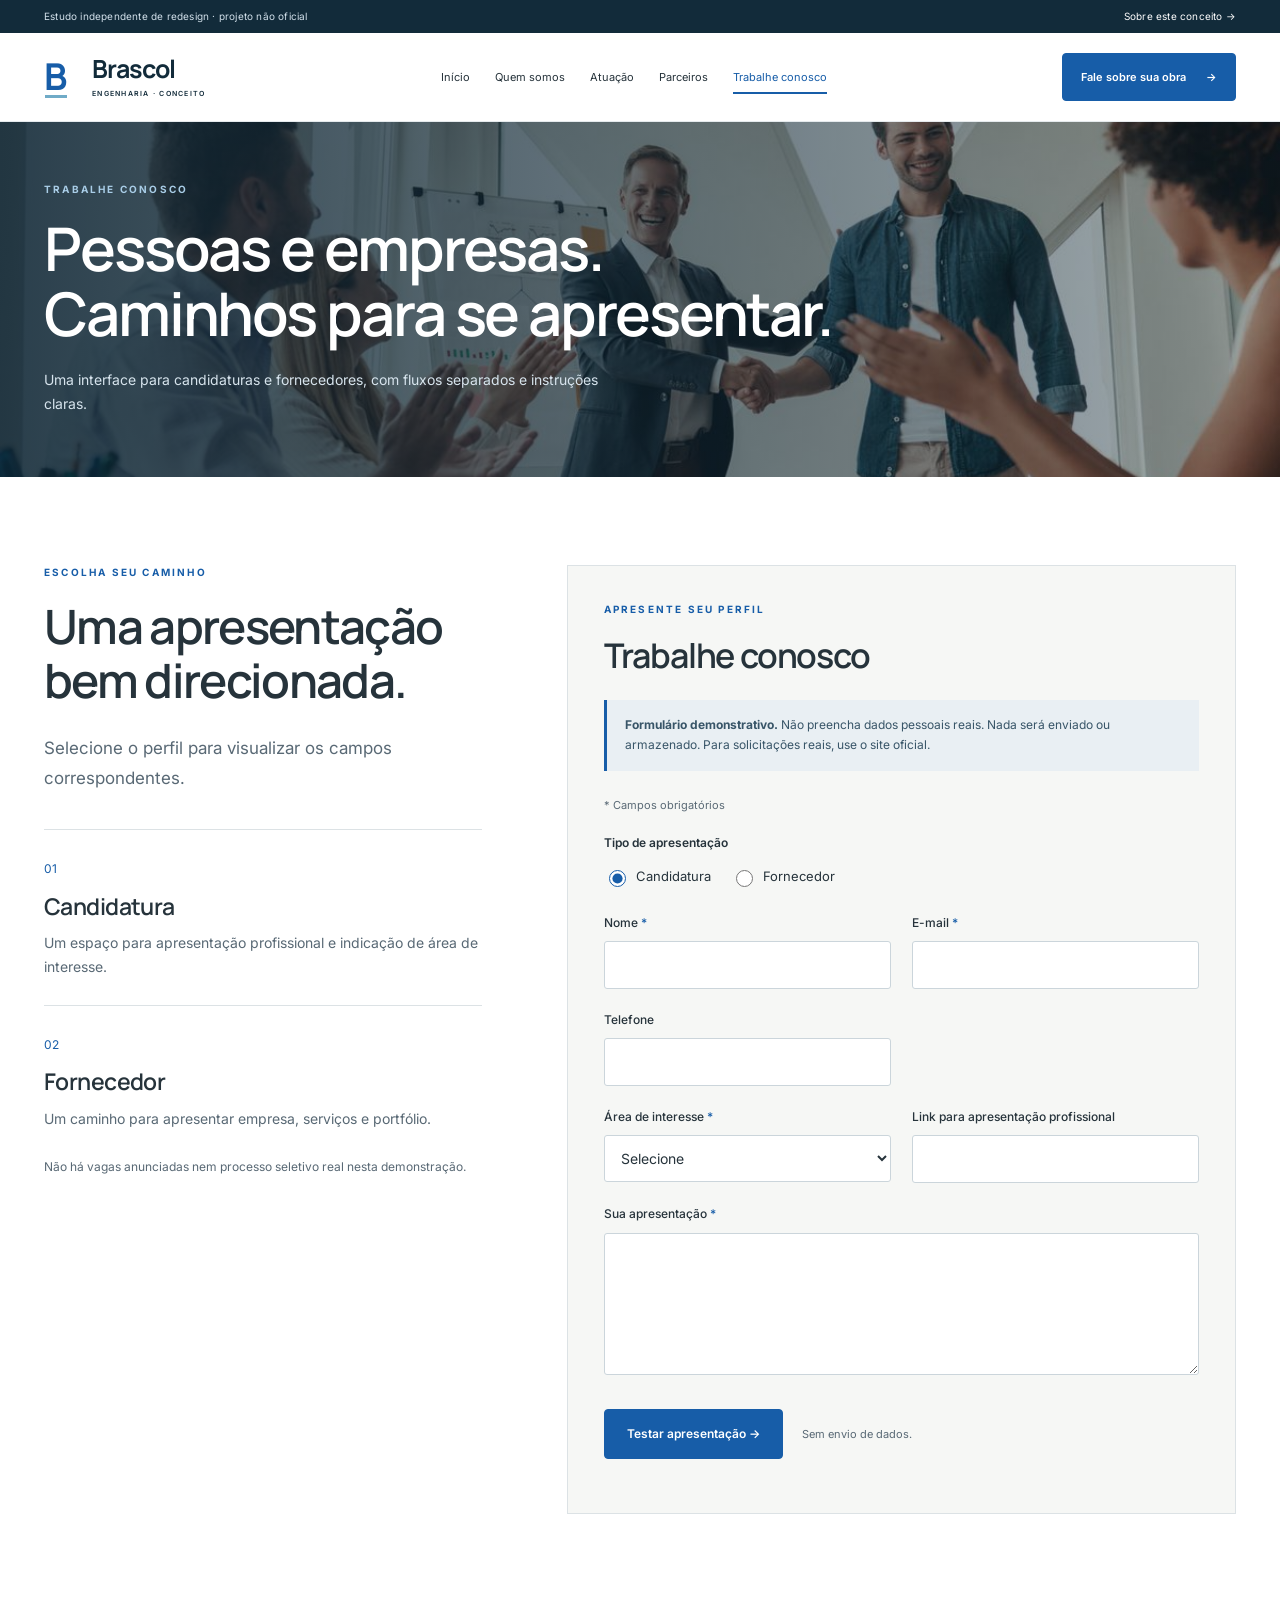
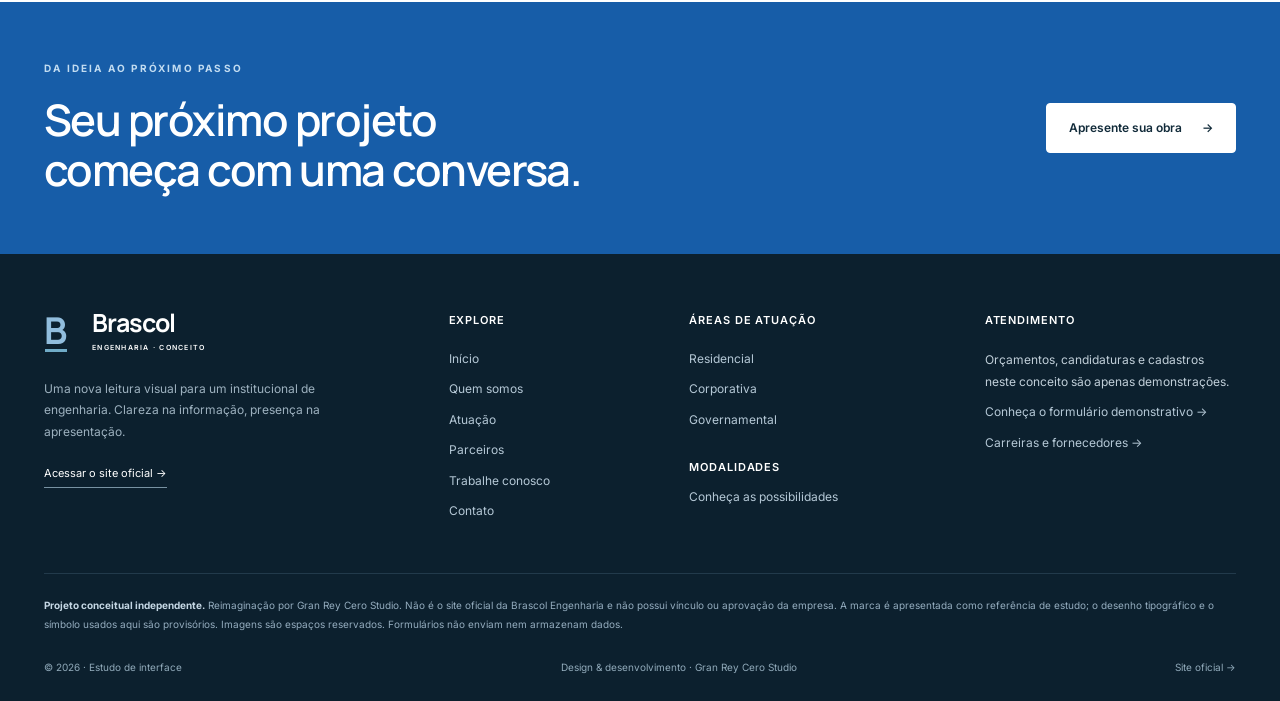
<file: trabalhe-conosco.html>
<!doctype html>
<html lang="pt-BR"><head><meta charset="utf-8"><meta name="viewport" content="width=device-width,initial-scale=1"><meta name="theme-color" content="#122B3A"><meta name="robots" content="noindex,nofollow"><meta name="description" content="Fluxos demonstrativos de candidatura e fornecedores, sem coleta de dados."><title>Trabalhe conosco — Brascol | Redesign conceitual</title><link rel="icon" href="src/favicon.svg" type="image/svg+xml"><link rel="preconnect" href="https://fonts.googleapis.com"><link rel="preconnect" href="https://fonts.gstatic.com" crossorigin><link href="https://fonts.googleapis.com/css2?family=Inter:wght@400;500;600;700&family=Manrope:wght@400;500;600;700;800&display=swap" rel="stylesheet"><link rel="stylesheet" href="style.css"><script src="script.js" defer></script></head><body><a class="skip-link" href="#conteudo">Pular para o conteúdo</a><div class="concept-bar"><div class="container"><span>Estudo independente de redesign · projeto não oficial</span><a href="#nota-conceitual">Sobre este conceito <span aria-hidden="true">→</span></a></div></div><header class="site-header"><div class="container nav-row"><a class="brand" href="index.html" aria-label="Brascol — conceito, início"><span class="brand-sign" aria-hidden="true">B<span></span></span><span class="brand-text">Brascol<small>ENGENHARIA · CONCEITO</small></span></a><button class="menu-toggle" type="button" aria-expanded="false" aria-controls="navigation" aria-label="Abrir menu"><span></span><span></span><span></span></button><nav id="navigation" aria-label="Principal"><a href="index.html">Início</a><a href="quem-somos.html">Quem somos</a><a href="atuacao.html">Atuação</a><a href="parceiros.html">Parceiros</a><a href="trabalhe-conosco.html" aria-current="page">Trabalhe conosco</a><a class="mobile-contact" href="contato.html">Fale sobre sua obra →</a></nav><a class="button nav-cta" href="contato.html" >Fale sobre sua obra <span aria-hidden="true">→</span></a></div></header><main id="conteudo"><section class="inner-hero"><img src="src/hand2.jpg" width="1920" height="650" alt="Espaço reservado para fotografia arquitetônica" fetchpriority="high"><div class="inner-shade"></div><div class="container"><p class="eyebrow">TRABALHE CONOSCO</p><h1>Pessoas e empresas.<br>Caminhos para se apresentar.</h1><p>Uma interface para candidaturas e fornecedores, com fluxos separados e instruções claras.</p></div></section><section class="section container form-layout"><aside data-reveal><p class="eyebrow">ESCOLHA SEU CAMINHO</p><h2>Uma apresentação<br>bem direcionada.</h2><p class="lead">Selecione o perfil para visualizar os campos correspondentes.</p><div class="aside-block"><span>01</span><h3>Candidatura</h3><p>Um espaço para apresentação profissional e indicação de área de interesse.</p></div><div class="aside-block"><span>02</span><h3>Fornecedor</h3><p>Um caminho para apresentar empresa, serviços e portfólio.</p></div><p class="small-note">Não há vagas anunciadas nem processo seletivo real nesta demonstração.</p></aside><div class="form-panel" data-reveal><p class="eyebrow">APRESENTE SEU PERFIL</p><h2>Trabalhe conosco</h2><div class="form-notice"><strong>Formulário demonstrativo.</strong> Não preencha dados pessoais reais. Nada será enviado ou armazenado. Para solicitações reais, use o site oficial.</div><form class="demo-form" id="career-form"><p class="required-note">* Campos obrigatórios</p><fieldset class="profile-choice"><legend>Tipo de apresentação</legend><label><input type="radio" name="perfil" value="candidato" checked> Candidatura</label><label><input type="radio" name="perfil" value="fornecedor"> Fornecedor</label></fieldset><div class="form-grid"><div class="field"><label for="field-nome">Nome <span aria-hidden="true">*</span></label><input id="field-nome" name="nome" type="text" autocomplete="name" maxlength="200" required></div><div class="field"><label for="field-email">E-mail <span aria-hidden="true">*</span></label><input id="field-email" name="email" type="email" autocomplete="email" maxlength="200" required></div><div class="field"><label for="field-telefone">Telefone</label><input id="field-telefone" name="telefone" type="tel" autocomplete="tel" maxlength="200"></div><div data-profile="candidato" class="profile-group full"><div class="form-grid"><div class="field"><label for="field-area">Área de interesse <span aria-hidden="true">*</span></label><select id="field-area" name="area" required><option value="">Selecione</option><option value="engenharia">Engenharia</option><option value="obras">Execução de obras</option><option value="administrativo">Administrativo</option><option value="outros">Outra área</option></select></div><div class="field"><label for="field-curriculo">Link para apresentação profissional</label><input id="field-curriculo" name="curriculo" type="url" maxlength="200"></div></div></div><div data-profile="fornecedor" class="profile-group full" hidden><div class="form-grid"><div class="field"><label for="field-empresa">Empresa <span aria-hidden="true">*</span></label><input id="field-empresa" name="empresa" type="text" maxlength="200" required></div><div class="field"><label for="field-servico">Serviço ou produto oferecido <span aria-hidden="true">*</span></label><input id="field-servico" name="servico" type="text" maxlength="200" required></div><div class="field full"><label for="field-portfolio">Site ou portfólio</label><input id="field-portfolio" name="portfolio" type="url" maxlength="200"></div></div></div><div class="field full"><label for="field-mensagem">Sua apresentação <span aria-hidden="true">*</span></label><textarea id="field-mensagem" name="mensagem" rows="5" maxlength="2000" required></textarea></div></div><div class="form-submit"><button class="button" type="submit">Testar apresentação →</button><span>Sem envio de dados.</span></div><p class="form-status" role="status" aria-live="polite"></p></form></div></section></main><section class="closing"><div class="container closing-inner"><div data-reveal><p class="eyebrow">DA IDEIA AO PRÓXIMO PASSO</p><h2>Seu próximo projeto<br>começa com uma conversa.</h2></div><a class="button button-light" href="contato.html">Apresente sua obra <span aria-hidden="true">→</span></a></div></section><footer><div class="container footer-grid"><div class="footer-brand"><a href="index.html" class="brand"><span class="brand-sign" aria-hidden="true">B<span></span></span><span class="brand-text">Brascol<small>ENGENHARIA · CONCEITO</small></span></a><p>Uma nova leitura visual para um institucional de engenharia. Clareza na informação, presença na apresentação.</p><a class="source-link" href="https://www.brascolengenharia.com.br/" target="_blank" rel="noopener noreferrer">Acessar o site oficial →</a></div><div><h3>Explore</h3><a href="index.html">Início</a><a href="quem-somos.html">Quem somos</a><a href="atuacao.html">Atuação</a><a href="parceiros.html">Parceiros</a><a href="trabalhe-conosco.html">Trabalhe conosco</a><a href="contato.html">Contato</a></div><div><h3>Áreas de atuação</h3><a href="atuacao.html#residencial">Residencial</a><a href="atuacao.html#corporativo">Corporativa</a><a href="atuacao.html#governamental">Governamental</a><h3 class="footer-second-title">Modalidades</h3><a href="atuacao.html#modalidades">Conheça as possibilidades</a></div><div><h3>Atendimento</h3><p>Orçamentos, candidaturas e cadastros neste conceito são apenas demonstrações.</p><a href="contato.html">Conheça o formulário demonstrativo →</a><a href="trabalhe-conosco.html">Carreiras e fornecedores →</a></div></div><div class="container concept-note" id="nota-conceitual"><strong>Projeto conceitual independente.</strong> Reimaginação por Gran Rey Cero Studio. Não é o site oficial da Brascol Engenharia e não possui vínculo ou aprovação da empresa. A marca é apresentada como referência de estudo; o desenho tipográfico e o símbolo usados aqui são provisórios. Imagens são espaços reservados. Formulários não enviam nem armazenam dados.</div><div class="container footer-bottom"><span>© 2026 · Estudo de interface</span><span>Design & desenvolvimento · Gran Rey Cero Studio</span><a href="https://www.brascolengenharia.com.br/" target="_blank" rel="noopener noreferrer">Site oficial →</a></div></footer><dialog id="demo-dialog" aria-labelledby="dialog-title"><div class="dialog-inner"><button class="dialog-close" type="button" aria-label="Fechar aviso">×</button><p class="eyebrow">DEMONSTRAÇÃO</p><h2 id="dialog-title">Nenhum dado foi enviado.</h2><p>Este formulário faz parte de um estudo independente de interface. Não há cadastro, solicitação de orçamento nem encaminhamento à Brascol.</p><a class="button" href="https://www.brascolengenharia.com.br/" target="_blank" rel="noopener noreferrer">Consultar o site oficial →</a><button class="text-button dialog-dismiss" type="button">Voltar ao conceito</button></div></dialog></body></html>
</file>
<file: style.css>
/* BRASCOL — REIMAGINAÇÃO CONCEITUAL / GRAN REY CERO STUDIO */
:root{--navy:#122b3a;--blue:#175da8;--blue-hover:#0e4783;--sky:#dce8ef;--paper:#f6f7f5;--ink:#26333b;--muted:#596975;--line:#dce2e5;--white:#fff;--radius:4px;--ease:cubic-bezier(.2,.7,.2,1)}
*{box-sizing:border-box}html{scroll-behavior:smooth;scroll-padding-top:110px}body{margin:0;font:15px/1.7 Inter,Arial,sans-serif;color:var(--ink);background:var(--white)}h1,h2,h3,p,figure{margin:0}h1,h2,h3{font-family:Manrope,Arial,sans-serif;font-weight:600;line-height:1.15;letter-spacing:-.035em}h1{font-size:clamp(43px,5.6vw,82px)}h2{font-size:clamp(31px,3.7vw,49px)}h3{font-size:23px;letter-spacing:-.025em}p{line-height:1.75}a{color:inherit;text-decoration:none}button,input,textarea,select{font:inherit}button{cursor:pointer}img{display:block;width:100%;max-width:100%;object-fit:cover}button,a,input,textarea,select{ -webkit-tap-highlight-color:transparent}.container{width:min(1280px,calc(100% - 88px));margin-inline:auto}.section{padding-block:88px}.section-soft{background:var(--paper)}.section-dark{background:var(--navy);color:var(--white)}.eyebrow{font-size:10px;line-height:1.5;letter-spacing:.22em;font-weight:700;color:var(--blue);margin-bottom:19px;text-transform:uppercase}.section-dark .eyebrow{color:#9fc7e9}.lead{font-size:17px;color:var(--muted);line-height:1.8}.section-title{max-width:780px}.section-title>.lead{margin-top:23px;max-width:660px}.section-dark .lead{color:#bdcbd5}.section-head{display:flex;align-items:flex-end;justify-content:space-between;gap:35px;margin-bottom:42px}.button{display:inline-flex;align-items:center;justify-content:center;gap:20px;padding:15px 22px;background:var(--blue);border:1px solid var(--blue);border-radius:var(--radius);color:#fff;font-size:12px;line-height:1.5;font-weight:600;min-height:48px;transition:background .25s,transform .25s,border-color .25s}.button:hover{background:var(--blue-hover);border-color:var(--blue-hover);transform:translateY(-2px)}.button-light{background:white;color:var(--navy);border-color:white}.button-light:hover{background:var(--sky);border-color:var(--sky)}.button-outline{background:transparent;border-color:#b6c9d680;color:white}.button-outline:hover{background:#ffffff18;border-color:white}.text-link{display:inline-flex;gap:22px;font-size:12px;font-weight:600;align-items:center;padding:10px 0;border-bottom:1px solid #a4bacc;line-height:1.6}.text-link:hover{color:var(--blue)}.section-dark .text-link:hover{color:#b7dbf8}.small-note{font-size:12px;color:var(--muted)}.number{font:500 14px Manrope,sans-serif;letter-spacing:.08em;color:var(--blue)}.skip-link{position:fixed;left:12px;top:10px;z-index:1000;padding:12px;background:white;transform:translateY(-170%)}.skip-link:focus{transform:none}:focus-visible{outline:3px solid #3087d5;outline-offset:4px}[hidden]{display:none!important}
/* Shared navigation */
.concept-bar{background:var(--navy);color:#d3e1eb;font-size:10px;letter-spacing:.02em}.concept-bar>.container{display:flex;align-items:center;justify-content:space-between;gap:15px;padding-block:8px}.concept-bar a{color:#fff}.site-header{position:sticky;top:0;z-index:100;background:#fffffff5;border-bottom:1px solid #e5eaed;backdrop-filter:blur(12px);transition:box-shadow .25s}.site-header.is-scrolled{box-shadow:0 5px 20px #122b3a0c}.nav-row{min-height:88px;display:flex;align-items:center;justify-content:space-between;gap:28px}.brand{display:inline-flex;align-items:center;gap:11px;flex-shrink:0}.brand-sign{position:relative;font:700 37px/1 Manrope,sans-serif;color:var(--blue);width:37px}.brand-sign>span{position:absolute;width:22px;height:3px;background:#70abc7;left:1px;bottom:-3px}.brand-text{font:700 25px/1.15 Manrope,sans-serif;letter-spacing:-.04em;color:var(--navy)}.brand-text small{display:block;font:600 7px/1.4 Inter,sans-serif;letter-spacing:.18em;margin-top:5px}.site-header nav{display:flex;align-items:center;gap:25px}.site-header nav>a{position:relative;font-size:11px;white-space:nowrap;padding-block:12px}.site-header nav>a:not(.mobile-contact)::after{content:'';position:absolute;bottom:4px;left:0;right:0;height:2px;background:var(--blue);transform:scaleX(0);transform-origin:left;transition:transform .25s}.site-header nav>a:hover::after,.site-header nav>a[aria-current]::after{transform:scaleX(1)}.site-header nav>a[aria-current]{color:var(--blue)}.nav-cta{font-size:11px;padding-inline:18px}.mobile-contact{display:none}.menu-toggle{display:none}
/* Home hero */
.hero{position:relative;isolation:isolate;overflow:hidden;background:var(--navy);color:white;min-height:660px;min-height:clamp(620px,77svh,880px)}.hero>picture{position:absolute;inset:0;z-index:0}.hero>picture img{height:100%;object-position:center}.hero-shade{position:absolute;inset:0;z-index:1;background:linear-gradient(90deg,#071c2adb,#0b24358a 53%,#0c263129)}.hero-content{position:relative;z-index:2;min-height:inherit;padding-block:85px 30px;display:flex;align-items:flex-start;flex-direction:column;justify-content:center}.hero .eyebrow{color:#a5cee9}.hero h1{max-width:900px;letter-spacing:-.05em;line-height:1.06}.hero-lead{font-size:16px;line-height:1.7;max-width:520px;color:#dce7ed;margin-top:25px}.hero-actions{display:flex;gap:15px;flex-wrap:wrap;margin-top:31px}.hero-bottom{width:100%;margin-top:65px;display:flex;justify-content:space-between;gap:20px;border-top:1px solid #bcd5e340;padding-top:20px;font-size:11px;color:#c3d5e2}
/* Institution */
.intro-grid{display:grid;grid-template-columns:minmax(0,1fr) minmax(0,1fr);gap:75px;align-items:center}.intro-grid h2{margin-bottom:26px}.intro-grid p:not(.eyebrow){margin-bottom:21px}.intro-grid .text-link{margin-top:6px}.intro-photo img{aspect-ratio:1.12;max-height:550px}.intro-photo figcaption{font-size:10px;color:var(--muted);margin-top:13px;letter-spacing:.03em}.sector-grid{display:grid;grid-template-columns:repeat(3,minmax(0,1fr));gap:25px}.sector-card{background:white;border:1px solid var(--line)}.card-photo{position:relative;overflow:hidden}.card-photo img{aspect-ratio:1.36;transition:transform .6s var(--ease)}.sector-card:hover img{transform:scale(1.035)}.card-photo>span{position:absolute;left:18px;top:18px;background:#ffffffeb;border:1px solid #ffffff90;padding:5px 10px;font-size:10px}.sector-copy{padding:23px 60px 26px 24px;position:relative}.sector-copy h3{font-size:26px;margin-bottom:8px}.sector-copy p{font-size:13px;color:var(--muted)}.round-arrow{width:32px;height:32px;display:grid;place-items:center;border:1px solid var(--line);border-radius:50%;position:absolute;right:20px;top:26px;transition:background .25s}.sector-card:hover .round-arrow{background:var(--sky)}.mode-grid{display:grid;grid-template-columns:repeat(3,minmax(0,1fr));gap:40px;margin-top:42px}.mode{border-top:1px solid #7e9aad66;padding-top:24px}.mode .number{color:#8bc0e8}.mode h3{margin:30px 0 18px;font-size:27px}.mode p{font-size:14px;color:#beccd6}.difference-grid{display:grid;grid-template-columns:minmax(0,1fr) minmax(0,1fr);gap:85px;align-items:start}.difference-grid .lead{max-width:440px;margin:24px 0}.difference-list article{display:flex;gap:24px;border-top:1px solid var(--line);padding:25px 0}.difference-list article>span{font-size:11px;color:var(--blue);margin-top:5px}.difference-list h3{font-size:24px;margin-bottom:10px}.difference-list p{font-size:14px;color:var(--muted)}
/* Internal pages */
.inner-hero{position:relative;background:var(--navy);color:white;isolation:isolate;overflow:hidden;min-height:340px}.inner-hero>img{position:absolute;inset:0;height:100%;object-position:center}.inner-shade{position:absolute;inset:0;background:linear-gradient(90deg,#0b2332df,#0b23325e);z-index:1}.inner-hero>.container{position:relative;z-index:2;padding-block:60px}.inner-hero .eyebrow{color:#a9cde7}.inner-hero h1{font-size:clamp(39px,4.7vw,65px);margin-bottom:22px;line-height:1.08}.inner-hero p:not(.eyebrow){max-width:580px;color:#d7e4ed;font-size:14px}.principle-grid{display:grid;grid-template-columns:repeat(4,minmax(0,1fr));gap:22px;margin-top:42px}.plain-card{background:white;padding:28px 24px;border:1px solid var(--line)}.plain-card h3{margin:25px 0 17px;font-size:24px}.plain-card p{color:var(--muted);font-size:13px}.career-promo{display:grid;grid-template-columns:minmax(0,1fr) minmax(0,1fr);gap:75px;align-items:center}.career-photo img{aspect-ratio:1.4}.career-promo .lead{margin:24px 0 28px}.sector-detail{display:grid;grid-template-columns:minmax(0,1fr) minmax(0,1fr);gap:70px;align-items:center;padding-block:55px;border-bottom:1px solid var(--line);scroll-margin-top:110px}.sector-detail:nth-of-type(even)>.detail-photo{order:2}.detail-photo img{aspect-ratio:1.4}.sector-detail h2{margin:18px 0}.sector-detail h3{font-size:23px;margin-bottom:18px}.sector-detail p{color:var(--muted);margin-bottom:18px}.sector-detail .small-note{font-size:11px}.dark-note{font-size:12px;color:#b2c3ce;border-top:1px solid #a4bdce40;padding-top:25px;margin-top:40px}.faq-layout{display:grid;grid-template-columns:1fr 1.1fr;gap:80px}.faq-layout .lead{margin-top:24px;max-width:400px}details{border-bottom:1px solid var(--line);padding:21px 0}summary{cursor:pointer;font-weight:500;list-style:none;display:flex;justify-content:space-between;gap:25px;font-size:15px}summary::-webkit-details-marker{display:none}summary span{font-size:21px;color:var(--blue);transition:transform .2s}details[open] summary span{transform:rotate(45deg)}details p{margin-top:16px;color:var(--muted);font-size:14px}.section-side-note{font-size:12px;max-width:320px;color:var(--muted)}.partner-grid{display:grid;grid-template-columns:repeat(5,minmax(0,1fr));gap:16px}.partner-placeholder{background:var(--paper);border:1px solid var(--line);min-height:165px;display:flex;flex-direction:column;align-items:center;justify-content:center;padding:20px;color:#71838f}.partner-line{height:3px;width:35px;background:#a7bdcb;margin-bottom:18px}.partner-placeholder strong{font:600 18px Manrope,sans-serif;letter-spacing:.1em}.partner-placeholder small{font-size:10px;margin-top:9px}.partner-note{margin-top:25px;max-width:800px}.split-text{display:grid;grid-template-columns:1fr 1fr;gap:80px;align-items:center}.split-text .button{margin-top:25px}
/* Forms: no backend, no storage */
.form-layout{display:grid;grid-template-columns:minmax(0,.85fr) minmax(0,1.3fr);gap:85px;align-items:start}.form-layout aside>.lead{margin:25px 0 35px}.aside-block{padding:25px 0;border-top:1px solid var(--line)}.aside-block>span{font-size:12px;color:var(--blue)}.aside-block h3{margin:12px 0;font-size:23px}.aside-block p{font-size:14px;color:var(--muted)}.aside-block .text-link{font-size:11px;margin-top:10px}.form-panel{background:var(--paper);border:1px solid var(--line);padding:36px}.form-panel h2{font-size:34px}.form-notice{font-size:12px;border-left:3px solid var(--blue);background:#e9eff3;color:#385568;padding:15px 18px;margin:25px 0}.required-note{font-size:11px;color:var(--muted);margin-bottom:18px}.form-grid{display:grid;grid-template-columns:repeat(2,minmax(0,1fr));gap:21px}.field{min-width:0}.field label{display:block;font-size:12px;font-weight:500;margin-bottom:8px}.field label>span{color:var(--blue)}.field input,.field select,.field textarea{width:100%;min-height:47px;border:1px solid #cbd5db;border-radius:3px;background:#fff;padding:11px 12px;color:var(--ink);font-size:14px}.field textarea{min-height:135px;resize:vertical}.field input:focus,.field select:focus,.field textarea:focus{outline:2px solid #175da840;outline-offset:1px;border-color:var(--blue)}.full{grid-column:1/-1}.form-submit{display:flex;align-items:center;gap:19px;flex-wrap:wrap;margin-top:26px}.form-submit>span{font-size:11px;color:var(--muted)}.form-status{font-size:12px;margin-top:18px;color:var(--blue)}.profile-choice{display:flex;gap:20px;flex-wrap:wrap;padding:0;border:0;margin:0 0 25px}.profile-choice legend{font-size:12px;font-weight:600;padding:0;margin-bottom:12px}.profile-choice label{font-size:13px;display:flex;align-items:center;gap:7px}.profile-choice input{accent-color:var(--blue);width:17px;height:17px}.profile-group{min-width:0}.location-grid{display:grid;grid-template-columns:1fr 1fr;gap:80px;align-items:center}.location-grid .lead{margin:25px 0}.map-placeholder{min-height:330px;position:relative;overflow:hidden;background:#dce8ef;display:flex;flex-direction:column;align-items:center;justify-content:center;color:#315265;padding:35px;text-align:center}.map-grid{position:absolute;inset:-80px;background:repeating-linear-gradient(0deg,transparent 0 48px,#b9ccda 49px 50px),repeating-linear-gradient(90deg,transparent 0 48px,#b9ccda 49px 50px);transform:rotate(-18deg);opacity:.4}.map-placeholder>strong,.map-placeholder>p,.map-pin{position:relative}.map-pin{display:grid;place-items:center;border-radius:50%;width:60px;height:60px;background:var(--navy);color:white;font-size:25px;margin-bottom:25px}.map-placeholder p{font-size:12px;margin-top:8px}
/* Footer */
.closing{background:var(--blue);color:white}.closing-inner{display:flex;align-items:center;justify-content:space-between;gap:40px;padding-block:59px}.closing .eyebrow{color:#c2dcf1}.closing h2{font-size:clamp(29px,3.4vw,45px)}footer{background:#0c202e;color:#c1cfd9;padding:55px 0 0}.footer-grid{display:grid;grid-template-columns:1.6fr .85fr 1.1fr 1.15fr;gap:55px}.footer-brand .brand-text{color:#fff}.footer-brand .brand-sign{color:#91bddd}.footer-brand p{font-size:12px;color:#9db1bf;max-width:300px;margin:25px 0 17px}.footer-brand .source-link{font-size:11px;color:white;border-bottom:1px solid #7892a2;padding-bottom:7px}.footer-grid h3{font:600 11px Inter,sans-serif;letter-spacing:.08em;text-transform:uppercase;color:#fff;margin:4px 0 22px}.footer-grid>div>a:not(.brand):not(.source-link){display:block;font-size:12px;margin:10px 0;color:#b5c8d6}.footer-grid>div>a:hover{color:white}.footer-grid>div>p{font-size:12px;line-height:1.8}.footer-grid .footer-second-title{margin-top:30px;margin-bottom:13px}.concept-note{border-top:1px solid #45617666;padding-top:22px;font-size:10px;line-height:1.9;color:#94acbe;margin-top:42px}.concept-note strong{color:#c5d7e4}.footer-bottom{display:flex;justify-content:space-between;gap:25px;align-items:flex-start;font-size:10px;color:#91aaba;padding-block:25px}.footer-bottom>a{white-space:nowrap}
/* Dialog */
dialog{border:1px solid var(--line);border-radius:6px;padding:0;width:min(540px,calc(100% - 36px));max-height:85svh;color:var(--ink)}dialog::backdrop{background:#06141fbf;backdrop-filter:blur(3px)}.dialog-inner{padding:38px;position:relative}.dialog-inner h2{font-size:31px;margin-bottom:20px}.dialog-inner>p:not(.eyebrow){font-size:14px;color:var(--muted);margin-bottom:25px}.dialog-inner .button{font-size:11px}.dialog-close{position:absolute;right:12px;top:9px;border:0;background:none;font-size:27px;color:var(--muted);padding:4px 10px}.text-button{display:block;background:none;border:0;padding:10px 0;margin-top:13px;font-size:12px;color:var(--blue);text-decoration:underline}
/* Reveal only activated after observer installation */
.motion-ready [data-reveal]{opacity:0;transform:translateY(22px);transition:opacity .7s var(--ease) var(--delay,0ms),transform .7s var(--ease) var(--delay,0ms)}.motion-ready [data-reveal].visible{opacity:1;transform:none}
@media(max-width:1150px){.container{width:calc(100% - 64px)}.nav-cta{display:none}.site-header nav{gap:22px}.intro-grid,.difference-grid,.career-promo{gap:45px}.principle-grid{grid-template-columns:repeat(2,minmax(0,1fr))}.form-layout{gap:40px}.footer-grid{gap:32px}.sector-detail{gap:40px}.partner-grid{grid-template-columns:repeat(4,minmax(0,1fr))}}
@media(max-width:900px){.section{padding-block:65px}.container{width:calc(100% - 44px)}.nav-row{min-height:76px}.menu-toggle{display:flex;flex-direction:column;gap:5px;padding:13px;background:none;border:0;position:relative;z-index:2}.menu-toggle span{height:2px;width:25px;background:var(--navy);transition:transform .25s,opacity .25s}.menu-toggle[aria-expanded=true] span:first-child{transform:translateY(7px) rotate(45deg)}.menu-toggle[aria-expanded=true] span:nth-child(2){opacity:0}.menu-toggle[aria-expanded=true] span:last-child{transform:translateY(-7px) rotate(-45deg)}.site-header nav{display:none;position:absolute;top:100%;left:0;right:0;flex-direction:column;background:white;gap:0;padding:20px 24px 30px;border-bottom:1px solid var(--line);box-shadow:0 15px 20px #122b3a0b;max-height:calc(100dvh - 76px);overflow-y:auto}.site-header nav.open{display:flex}.site-header nav>a{font-size:15px;padding:13px;width:100%;text-align:center}.site-header nav .mobile-contact{display:block;color:var(--blue);margin-top:10px}.hero h1{font-size:clamp(44px,7.4vw,65px)}.hero-lead{max-width:470px}.hero-bottom{margin-top:55px}.intro-grid,.career-promo{grid-template-columns:1fr;gap:35px}.intro-photo img{aspect-ratio:1.5;max-height:450px}.sector-grid{gap:15px}.sector-copy{padding:20px 45px 22px 18px}.sector-copy h3{font-size:23px}.round-arrow{right:12px;width:26px;height:26px}.mode-grid{gap:25px}.mode h3{font-size:24px}.difference-grid{gap:35px}.faq-layout{gap:35px}.partner-grid{grid-template-columns:repeat(3,minmax(0,1fr))}.form-layout{grid-template-columns:1fr}.form-layout aside{max-width:700px}.aside-block{padding-block:20px}.form-panel{padding:32px}.location-grid{gap:35px}.footer-grid{grid-template-columns:repeat(2,minmax(0,1fr));gap:38px}.footer-bottom{flex-wrap:wrap}.section-head{align-items:flex-start;flex-direction:column;gap:20px}}
@media(max-width:600px){html{scroll-padding-top:88px}.container{width:calc(100% - 36px)}.section{padding-block:48px}.concept-bar{font-size:8px}.concept-bar a{display:none}.concept-bar>.container{justify-content:center;text-align:center}.nav-row{min-height:72px}.brand-sign{font-size:33px;width:32px}.brand-text{font-size:23px}.brand-text small{font-size:6px}.hero{min-height:660px;min-height:clamp(650px,87svh,840px)}.hero>picture img{object-position:65% center}.hero-shade{background:linear-gradient(90deg,#071c2ae8,#071c2a99)}.hero-content{padding-block:60px 25px;justify-content:center}.hero h1{font-size:clamp(39px,10vw,57px);line-height:1.09}.hero-lead{font-size:14px;margin-top:22px}.hero-actions{gap:12px;flex-direction:column;align-items:flex-start;margin-top:28px}.button{min-height:47px;font-size:12px;padding:13px 18px}.hero-bottom{margin-top:45px;flex-direction:column;gap:10px;font-size:10px}.eyebrow{font-size:9px;letter-spacing:.16em;margin-bottom:16px}h2{font-size:33px}.lead{font-size:15px}.intro-grid p:not(.eyebrow){font-size:14px}.intro-photo img{aspect-ratio:1.2}.sector-grid{grid-template-columns:1fr;gap:24px}.card-photo img{aspect-ratio:1.65}.sector-copy{padding:22px 60px 24px 22px}.sector-copy h3{font-size:28px}.round-arrow{width:31px;height:31px;top:24px;right:20px}.mode-grid{grid-template-columns:1fr;gap:30px;margin-top:30px}.mode h3{margin-top:19px;font-size:26px}.difference-grid{grid-template-columns:1fr;gap:30px}.difference-list article{gap:20px;padding-block:23px}.difference-list h3{font-size:23px}.inner-hero{min-height:320px}.inner-hero>.container{padding-block:50px}.inner-hero h1{font-size:38px;letter-spacing:-.035em}.inner-hero p:not(.eyebrow){font-size:13px}.principle-grid{grid-template-columns:1fr;gap:18px;margin-top:30px}.plain-card{padding:25px}.plain-card h3{margin-top:20px}.plain-card p{font-size:14px}.sector-detail{grid-template-columns:1fr;gap:28px;padding-block:35px}.sector-detail:nth-of-type(even)>.detail-photo{order:0}.sector-detail h2{font-size:34px}.sector-detail h3{font-size:23px}.sector-detail p{font-size:14px}.sector-detail .small-note{font-size:12px}.faq-layout{grid-template-columns:1fr;gap:30px}.partner-grid{grid-template-columns:repeat(2,minmax(0,1fr));gap:12px}.partner-placeholder{min-height:135px;padding:15px}.partner-placeholder strong{font-size:15px}.split-text{grid-template-columns:1fr;gap:25px}.form-panel{padding:24px 18px}.form-panel h2{font-size:30px}.form-grid{grid-template-columns:1fr;gap:20px}.field input,.field select,.field textarea{font-size:16px}.form-notice{font-size:12px;padding:14px}.form-submit{gap:14px}.profile-choice{gap:16px}.location-grid{grid-template-columns:1fr;gap:30px}.map-placeholder{min-height:270px}.closing-inner{align-items:flex-start;flex-direction:column;padding-block:42px;gap:27px}.closing h2{font-size:32px}.closing .button{align-self:flex-start}.footer-grid{column-gap:25px;row-gap:32px}.footer-brand{grid-column:1/-1}.footer-brand p{max-width:100%}.footer-grid>div>a:not(.brand):not(.source-link){font-size:12px}.footer-grid>div:last-child{grid-column:1/-1;max-width:400px}.concept-note{font-size:10px;margin-top:32px}.footer-bottom{flex-direction:column;gap:12px;font-size:10px;padding-bottom:24px}.dialog-inner{padding:35px 24px}.dialog-inner h2{font-size:28px}.motion-ready [data-reveal]{transform:translateY(16px);--delay:0ms!important}.motion-ready [data-reveal].visible{transform:none}}.partner-logo {
  background: var(--paper);
  border: 1px solid var(--line);
  min-height: 165px;
  display: grid;
  place-items: center;
  padding: 28px;
}

.partner-logo img {
  width: auto;
  height: auto;
  max-width: 100%;
  max-height: 64px;
  object-fit: contain;
  filter: grayscale(1);
  opacity: .72;
  transition: filter .3s, opacity .3s;
}

.partner-logo:hover img {
  filter: none;
  opacity: 1;
}

@media (max-width: 600px) {
  .partner-logo { min-height: 135px; padding: 20px; }
  .partner-logo img { max-height: 52px; }}
@media(prefers-reduced-motion:reduce){html{scroll-behavior:auto}*,*::before,*::after{transition:none!important;animation:none!important}.motion-ready [data-reveal]{opacity:1;transform:none}}
</file>
